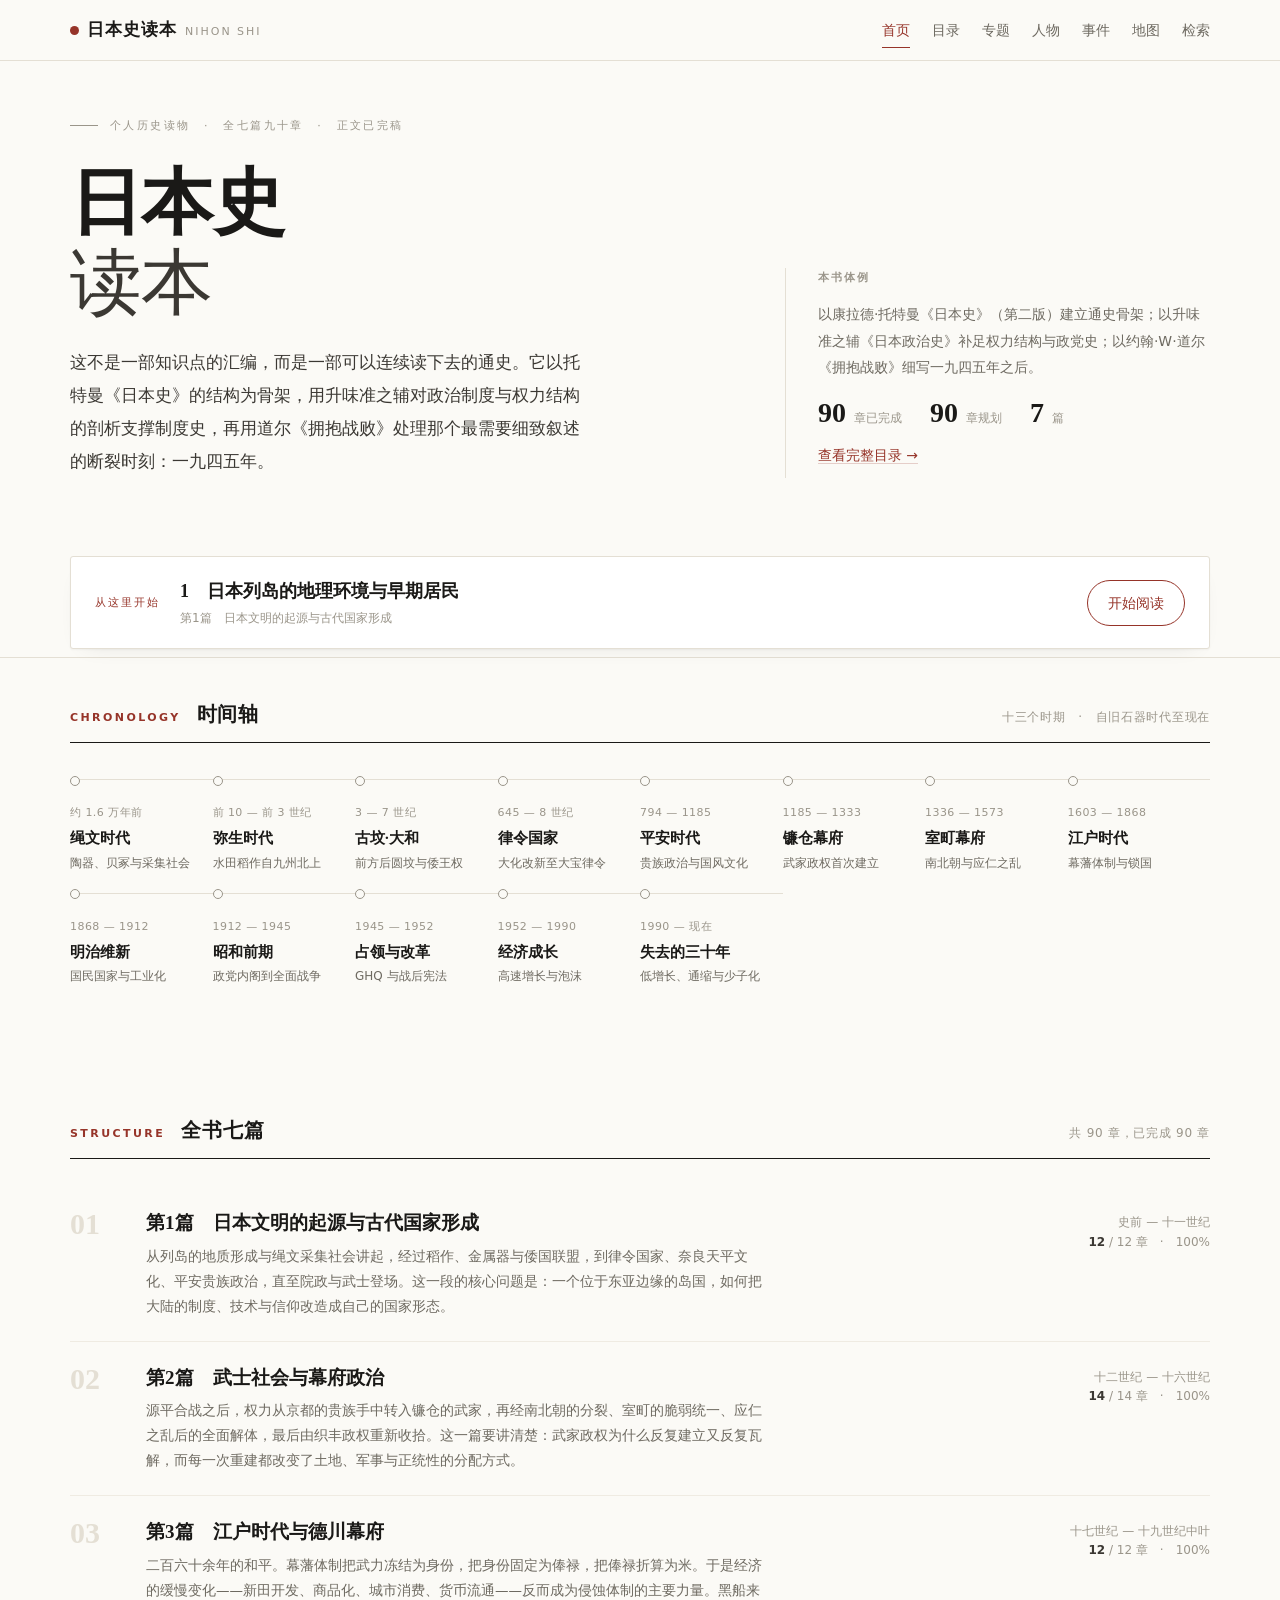
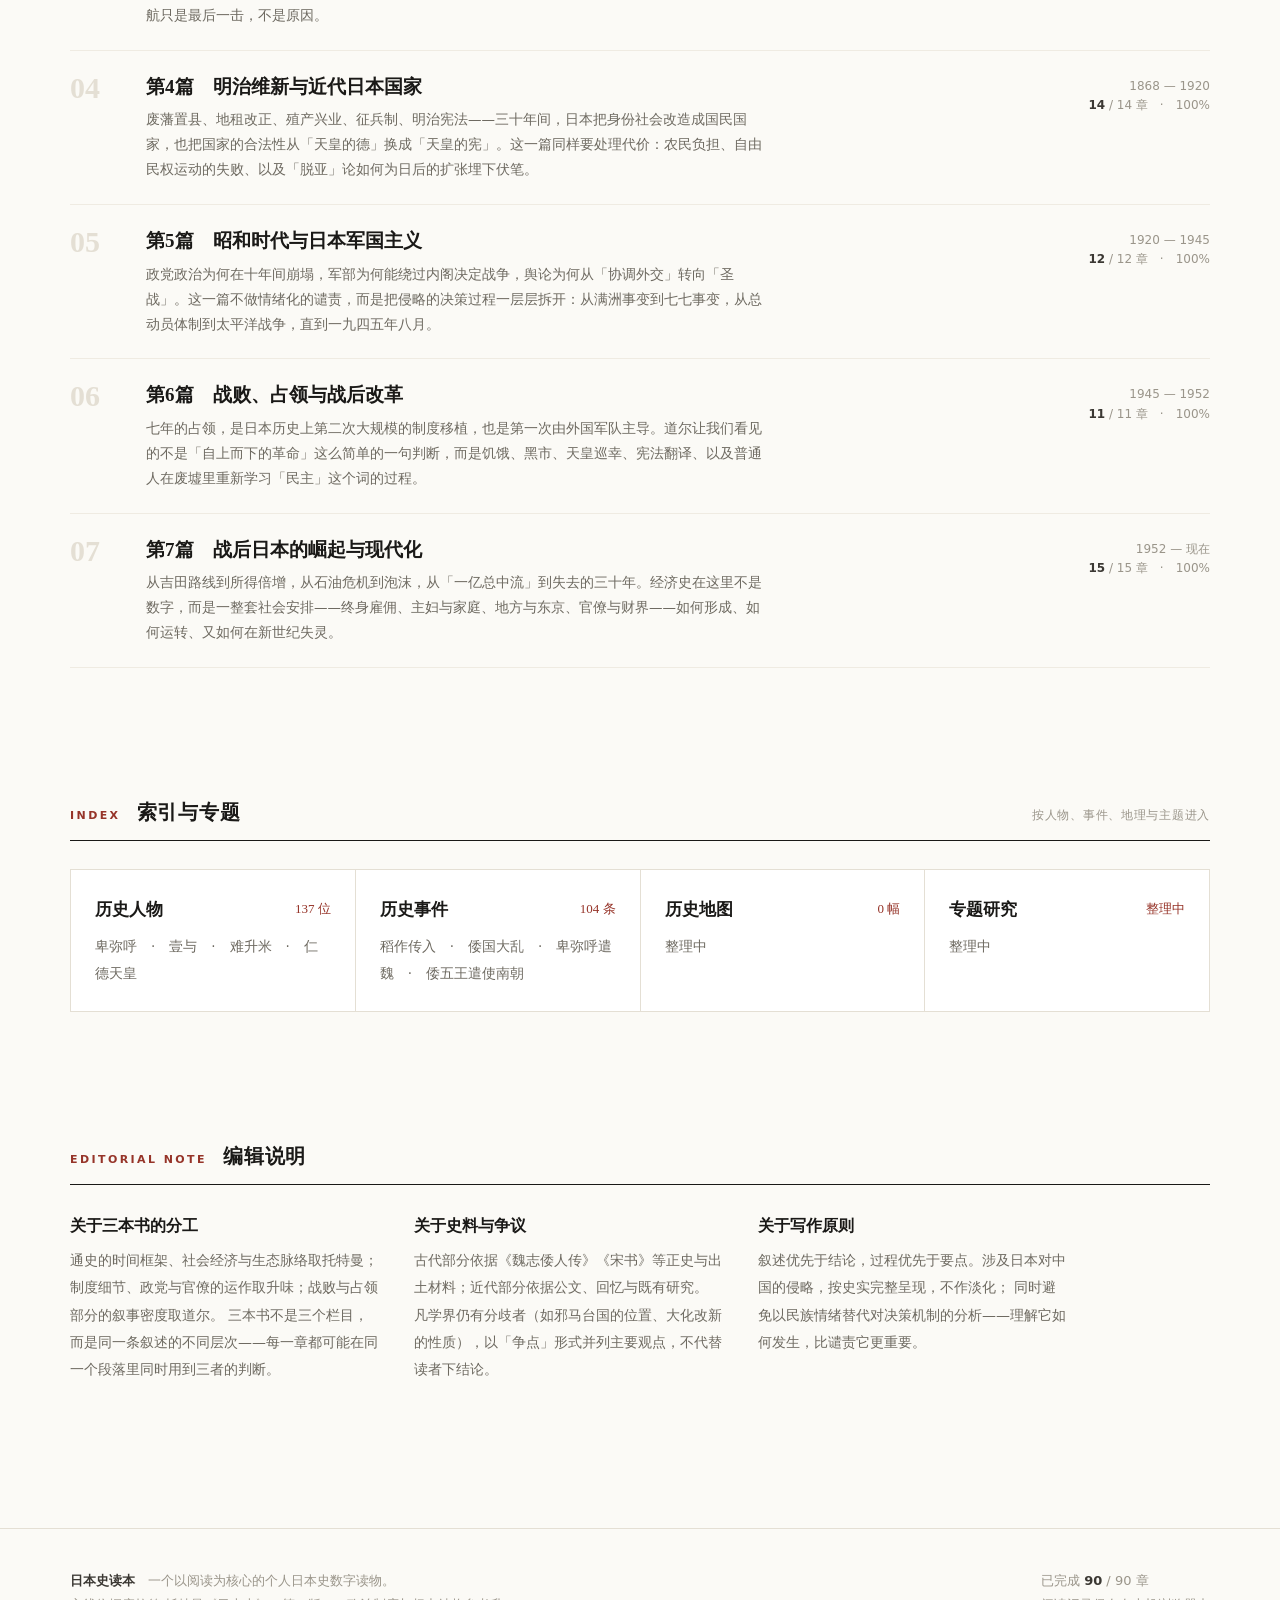
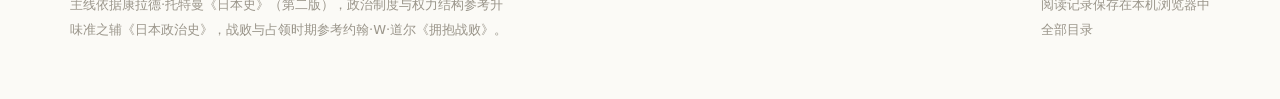
<file: index.html>
<!DOCTYPE html>
<html lang="zh-CN">
<head>
<meta charset="UTF-8">
<meta name="viewport" content="width=device-width, initial-scale=1, viewport-fit=cover">
<meta name="theme-color" content="#FBFAF6">
<title>日本史读本 · 从列岛的黎明到失去的几十年</title>
<meta name="description" content="一部以托特曼《日本史》为主线，参照升味准之辅《日本政治史》与道尔《拥抱战败》的个人日本史数字读物。">
<link rel="stylesheet" href="assets/css/base.css">
</head>
<body>
<div id="site-header"></div>

<header class="hero">
  <div class="wrap">
    <div class="hero__eyebrow">个人历史读物　·　全七篇九十章　·　正文已完稿</div>
    <div class="hero__grid">
      <div>
        <h1>日本史<span class="thin">读本</span></h1>
        <p class="hero__lede" id="heroLede"></p>
      </div>
      <aside class="hero__aside">
        <h3>本书体例</h3>
        <p>以康拉德·托特曼《日本史》（第二版）建立通史骨架；以升味准之辅《日本政治史》补足权力结构与政党史；以约翰·W·道尔《拥抱战败》细写一九四五年之后。</p>
        <div class="stats" id="heroStats"></div>
        <p style="margin-top:12px"><a href="catalog.html" style="border-bottom:1px solid var(--accent-line);color:var(--accent)">查看完整目录 →</a></p>
      </aside>
    </div>
    <div id="resumeSlot"></div>
  </div>
</header>

<section class="section section--tight">
  <div class="wrap">
    <div class="section__head">
      <span class="kicker">Chronology</span>
      <h2>时间轴</h2>
      <span class="count">十三个时期　·　自旧石器时代至现在</span>
    </div>
    <div class="timeline" id="timeline"></div>
  </div>
</section>

<section class="section">
  <div class="wrap">
    <div class="section__head">
      <span class="kicker">Structure</span>
      <h2>全书七篇</h2>
      <span class="count" id="partCount"></span>
    </div>
    <div class="parts" id="parts"></div>
  </div>
</section>

<section class="section">
  <div class="wrap">
    <div class="section__head">
      <span class="kicker">Index</span>
      <h2>索引与专题</h2>
      <span class="count">按人物、事件、地理与主题进入</span>
    </div>
    <div class="entries" id="entries"></div>
  </div>
</section>

<section class="section section--tight" id="recentSection" hidden>
  <div class="wrap">
    <div class="section__head">
      <span class="kicker">Recent</span>
      <h2>最近阅读</h2>
      <span class="count">仅保存在本机浏览器</span>
    </div>
    <div id="recent"></div>
  </div>
</section>

<section class="section">
  <div class="wrap">
    <div class="section__head">
      <span class="kicker">Editorial Note</span>
      <h2>编辑说明</h2>
    </div>
    <div style="display:grid;grid-template-columns:repeat(auto-fit,minmax(260px,1fr));gap:32px;max-width:1000px">
      <div>
        <h3 style="font-family:var(--serif);font-size:16px;margin:0 0 8px">关于三本书的分工</h3>
        <p style="font-size:14px;line-height:1.95;color:var(--ink-3);margin:0">
          通史的时间框架、社会经济与生态脉络取托特曼；制度细节、政党与官僚的运作取升味；战败与占领部分的叙事密度取道尔。
          三本书不是三个栏目，而是同一条叙述的不同层次——每一章都可能在同一个段落里同时用到三者的判断。
        </p>
      </div>
      <div>
        <h3 style="font-family:var(--serif);font-size:16px;margin:0 0 8px">关于史料与争议</h3>
        <p style="font-size:14px;line-height:1.95;color:var(--ink-3);margin:0">
          古代部分依据《魏志倭人传》《宋书》等正史与出土材料；近代部分依据公文、回忆与既有研究。
          凡学界仍有分歧者（如邪马台国的位置、大化改新的性质），以「争点」形式并列主要观点，不代替读者下结论。
        </p>
      </div>
      <div>
        <h3 style="font-family:var(--serif);font-size:16px;margin:0 0 8px">关于写作原则</h3>
        <p style="font-size:14px;line-height:1.95;color:var(--ink-3);margin:0">
          叙述优先于结论，过程优先于要点。涉及日本对中国的侵略，按史实完整呈现，不作淡化；
          同时避免以民族情绪替代对决策机制的分析——理解它如何发生，比谴责它更重要。
        </p>
      </div>
    </div>
  </div>
</section>

<div id="site-footer"></div>

<script src="assets/js/core.js"></script>
<script src="data/site.js"></script>
<script src="data/people.js"></script>
<script src="data/people2.js"></script>
<script src="data/events.js"></script>
<script src="data/events2.js"></script>
<script src="assets/js/home.js"></script>
</body>
</html>
</file>
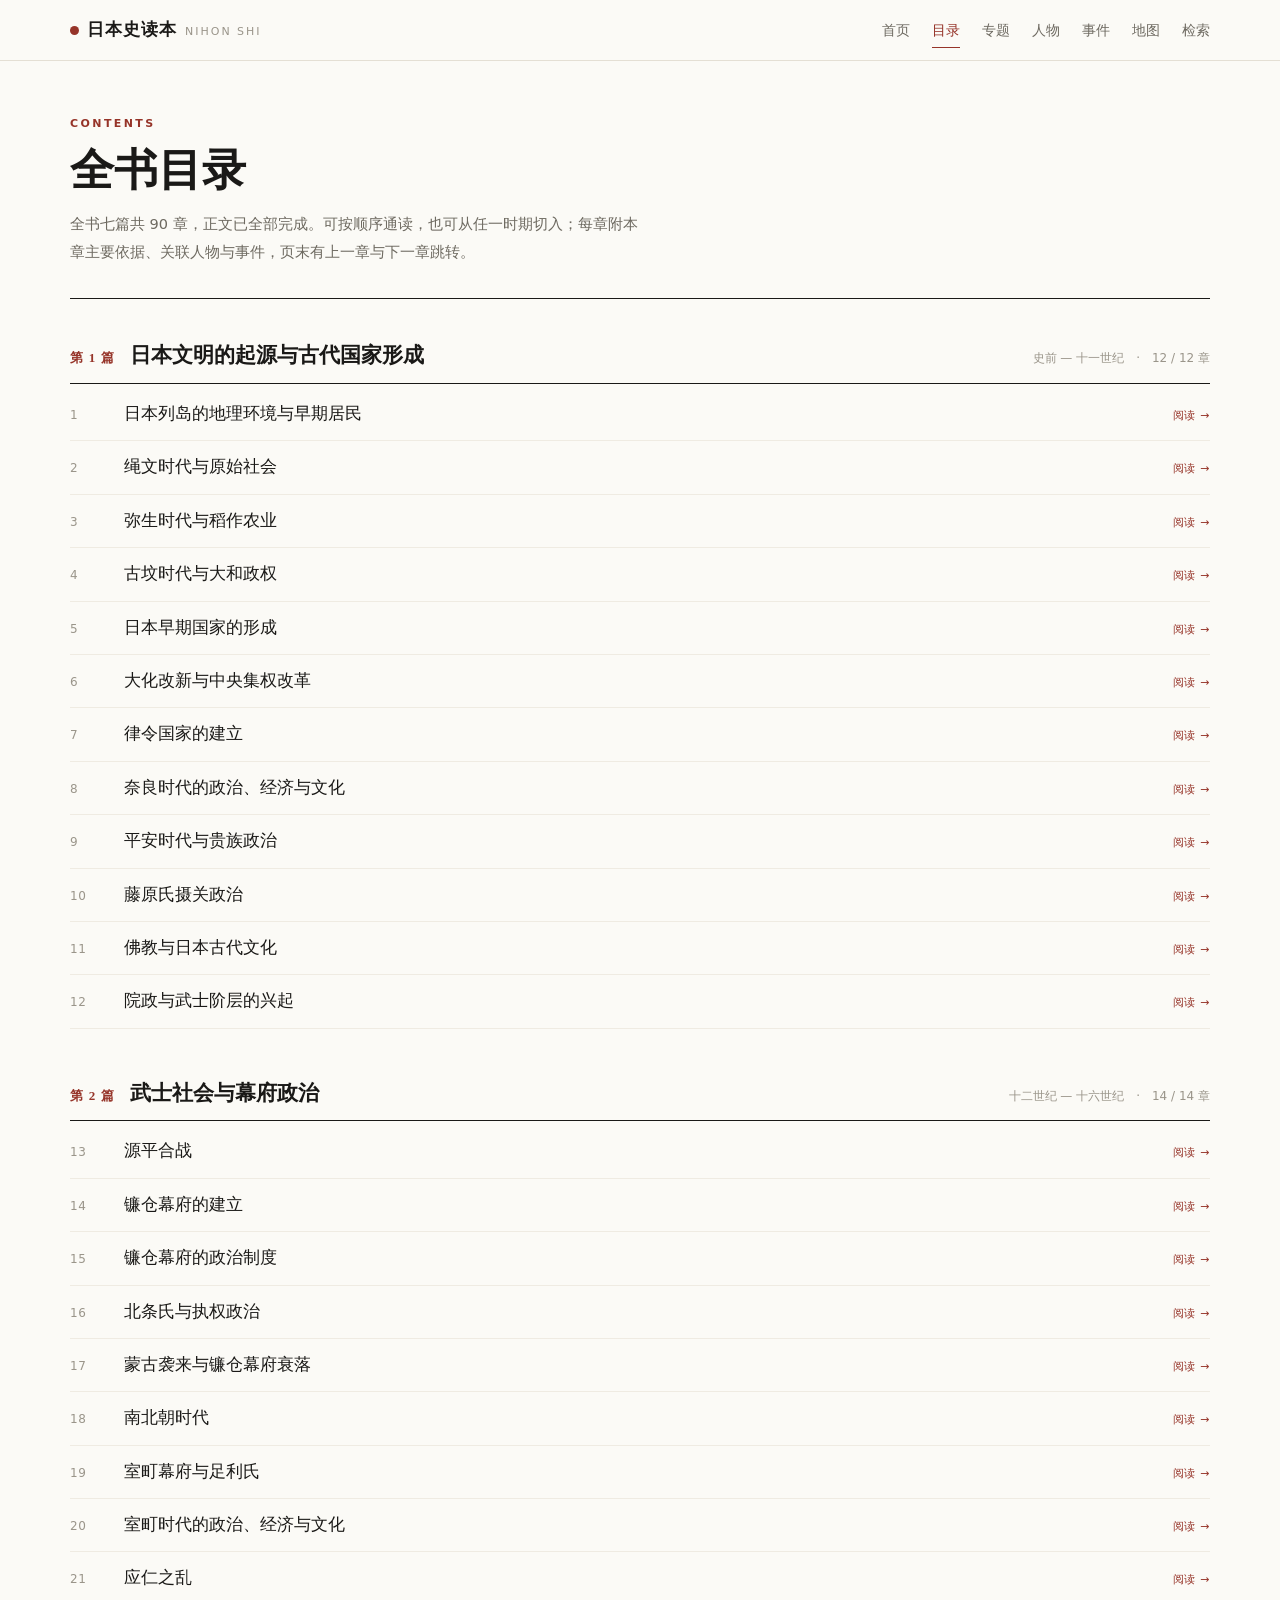
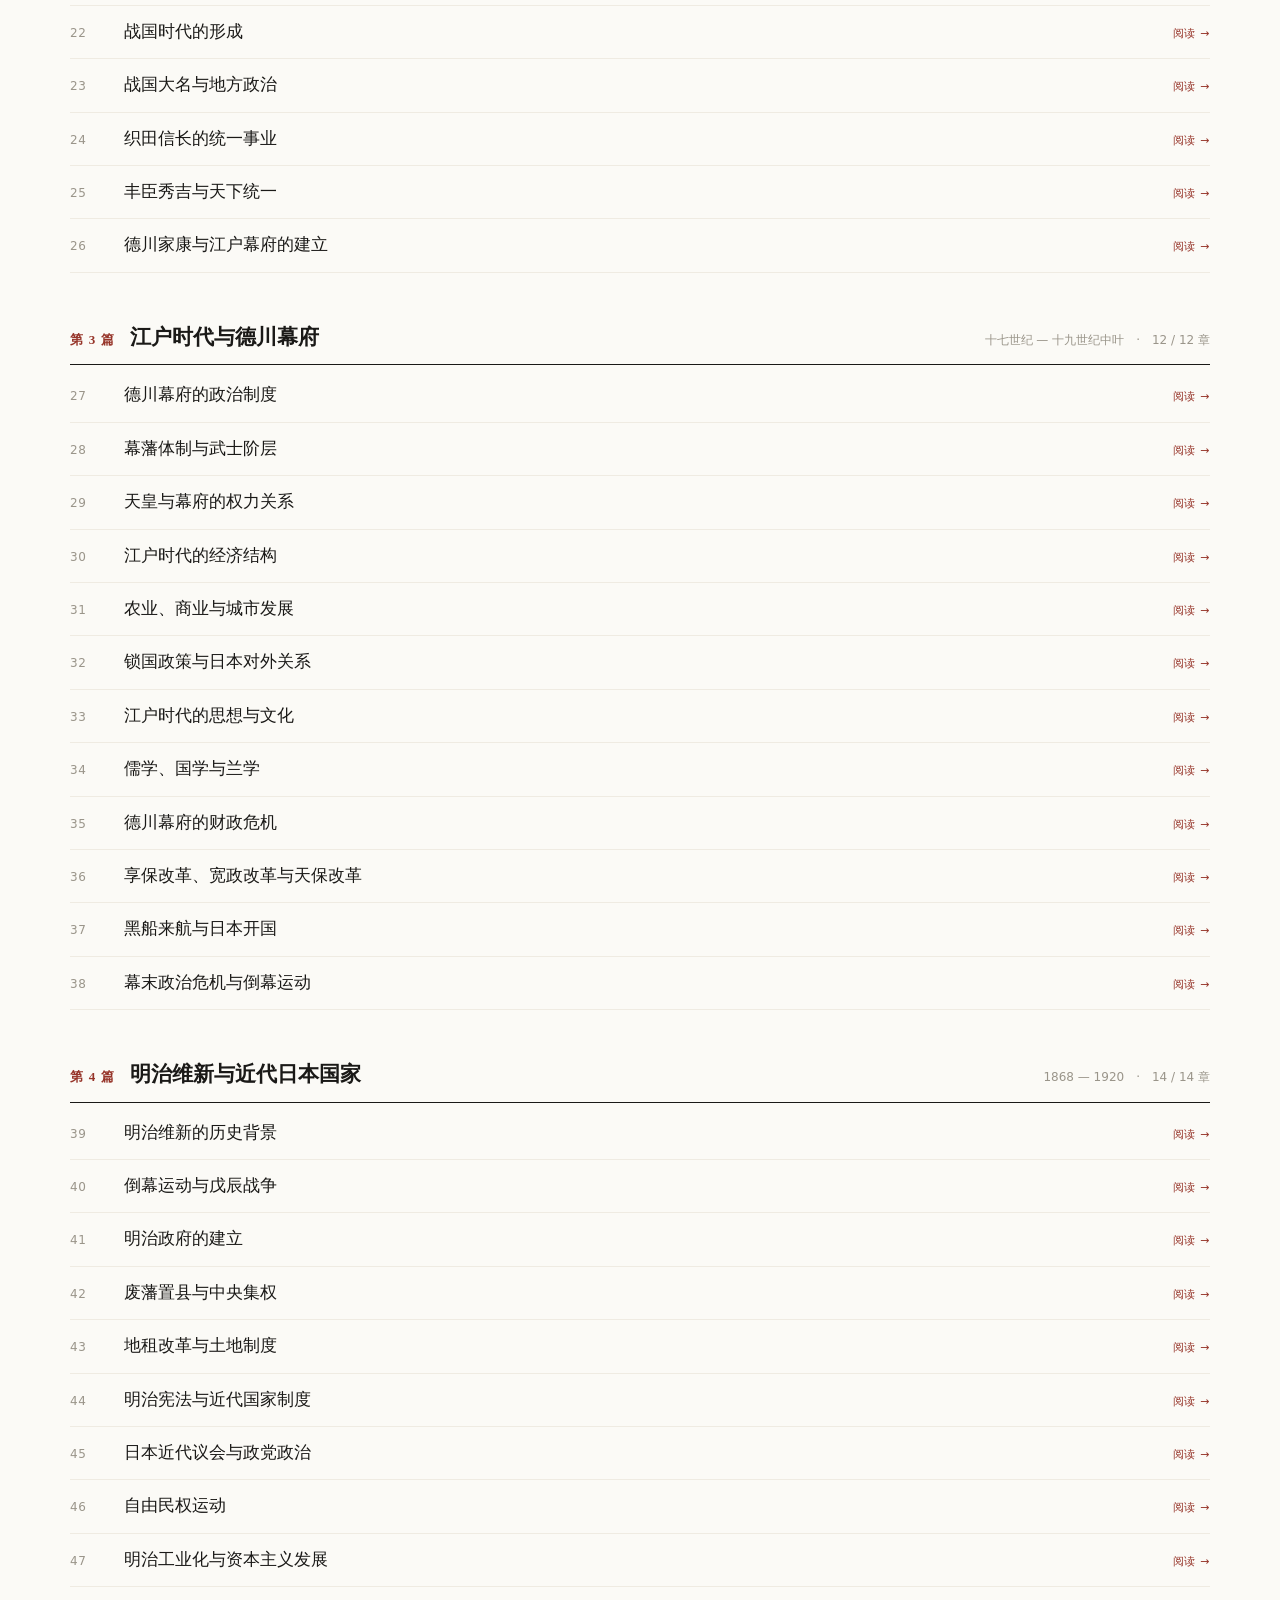
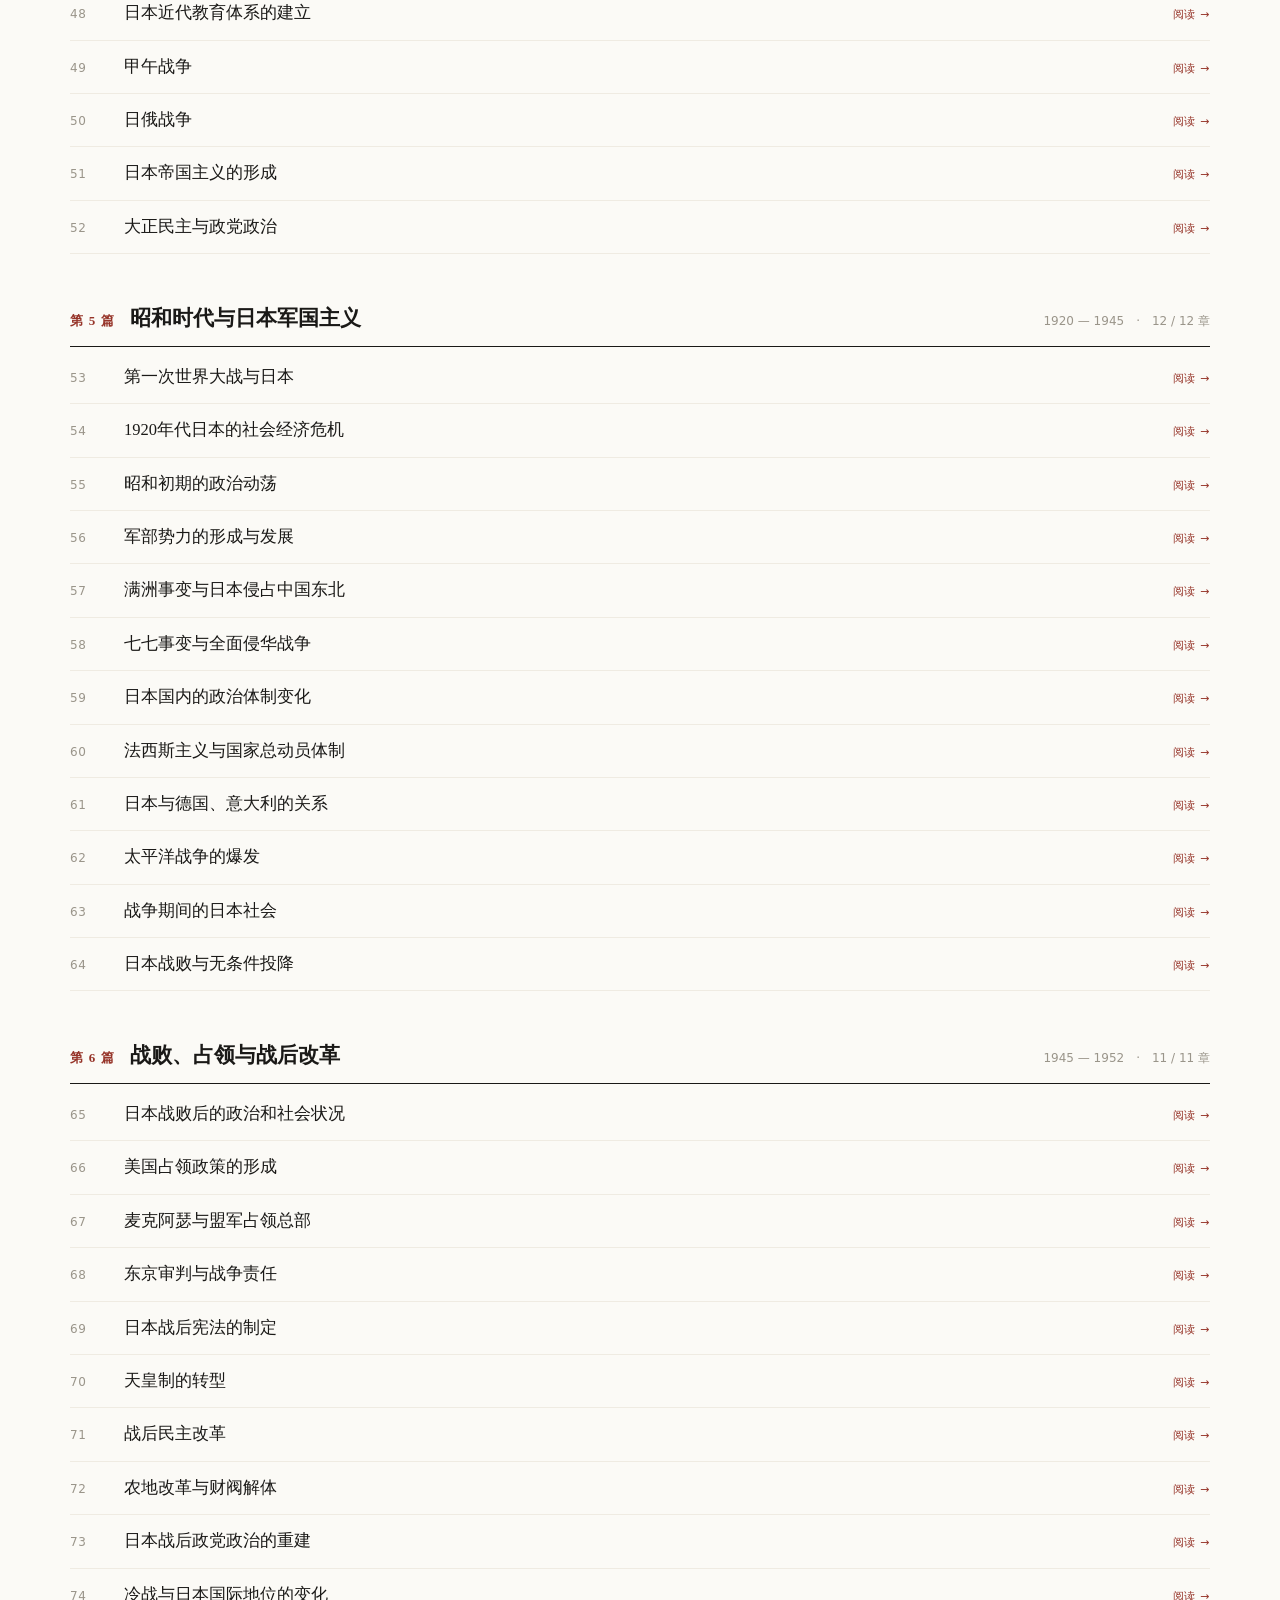
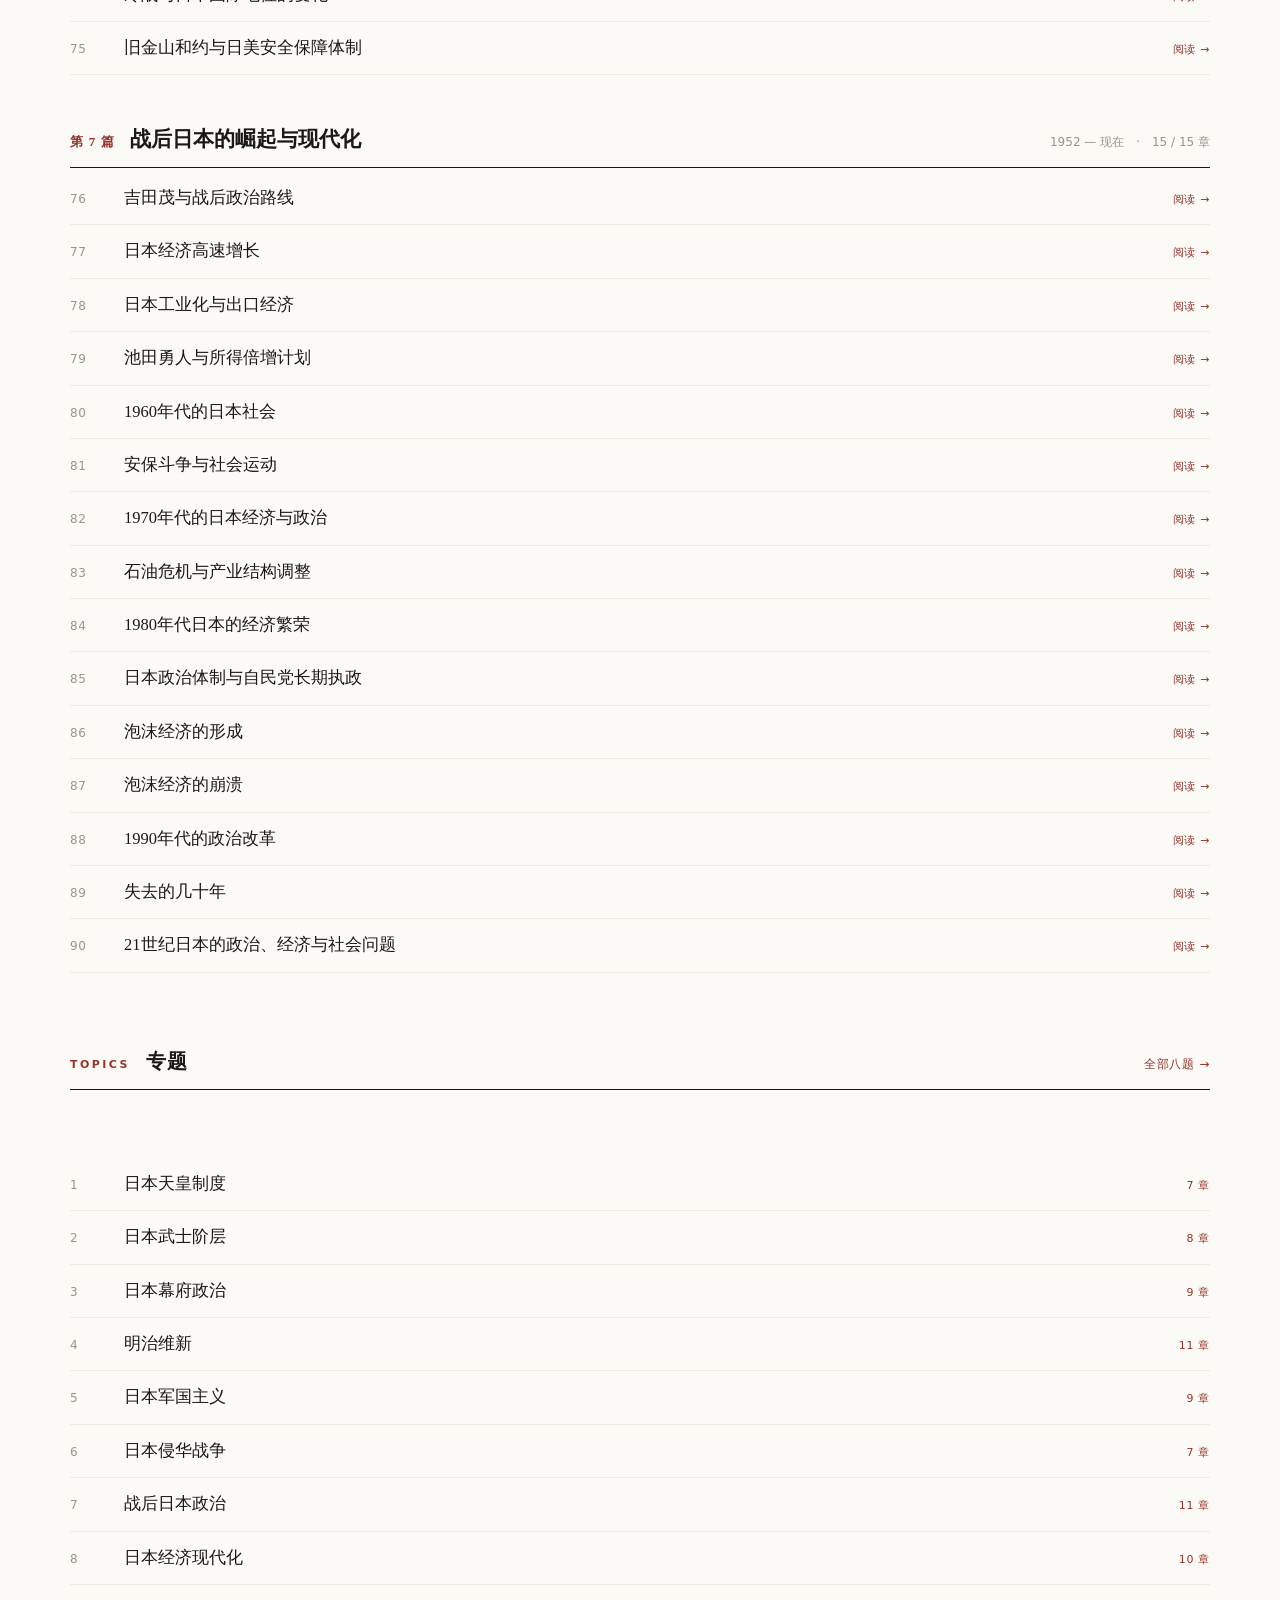
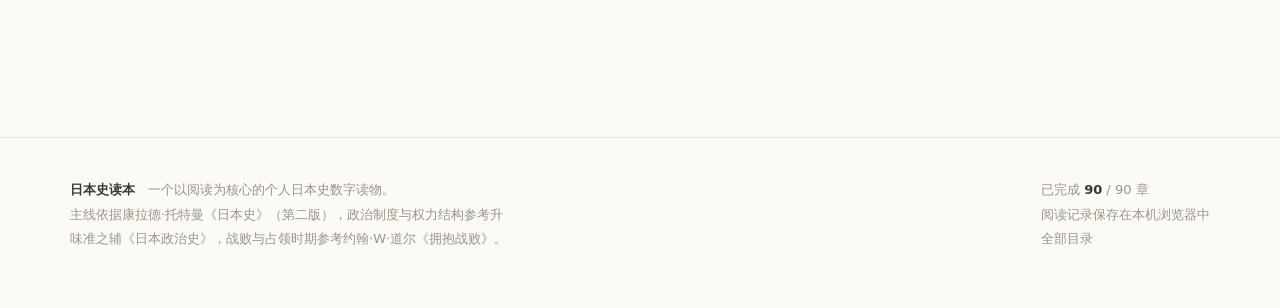
<file: catalog.html>
<!DOCTYPE html>
<html lang="zh-CN">
<head>
<meta charset="UTF-8">
<meta name="viewport" content="width=device-width, initial-scale=1, viewport-fit=cover">
<meta name="theme-color" content="#FBFAF6">
<title>目录 · 日本史读本</title>
<link rel="stylesheet" href="assets/css/base.css">
</head>
<body>
<div id="site-header"></div>

<main class="wrap">
  <header class="page-head">
    <span class="kicker">Contents</span>
    <h1>全书目录</h1>
    <p id="tocIntro"></p>
  </header>
  <div id="tocBody"></div>

  <section class="section">
    <div class="wrap" style="padding:0">
      <div class="section__head">
        <span class="kicker">Topics</span>
        <h2>专题</h2>
        <span class="count"><a href="topics.html" style="color:var(--accent)">全部八题 →</a></span>
      </div>
      <div id="topicList" class="toc-part"></div>
    </div>
  </section>
</main>

<div id="site-footer"></div>

<script src="assets/js/core.js"></script>
<script src="data/site.js"></script>
<script src="data/topics.js"></script>
<script src="assets/js/catalog.js"></script>
</body>
</html>
</file>
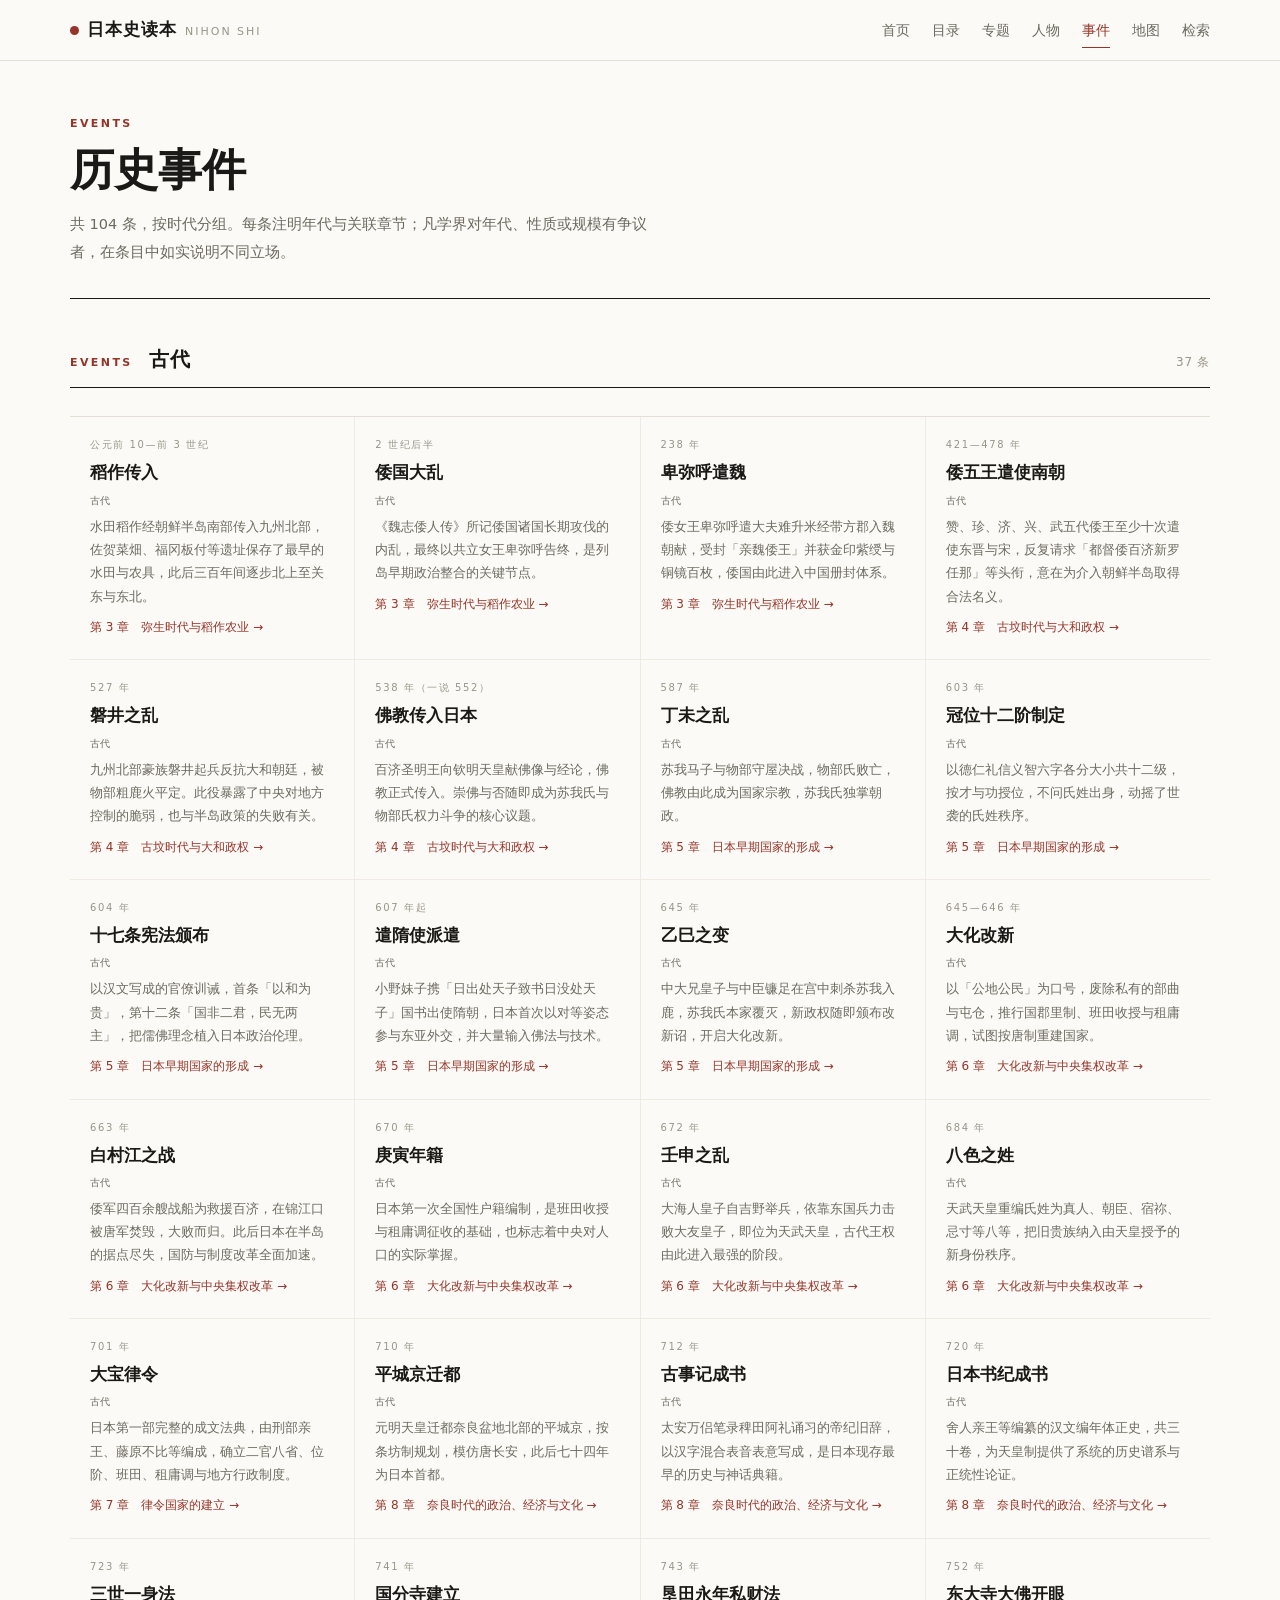
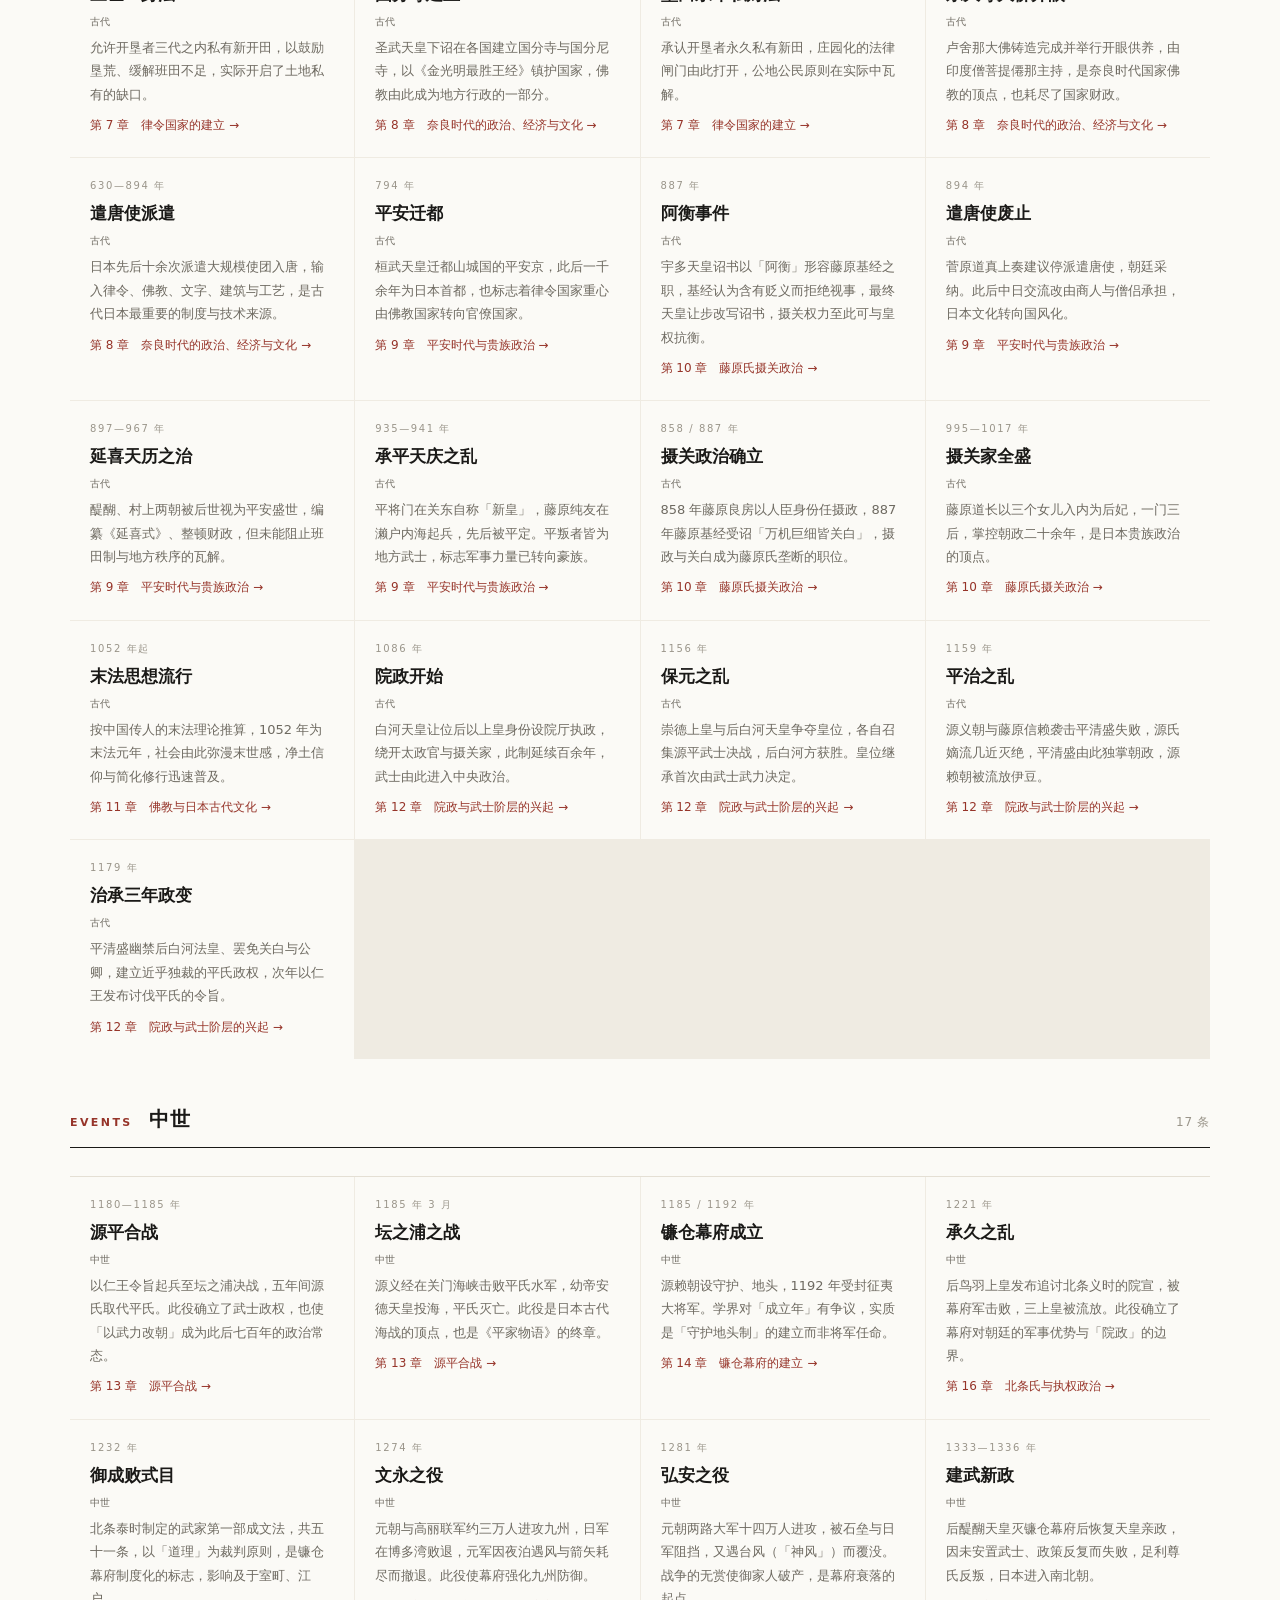
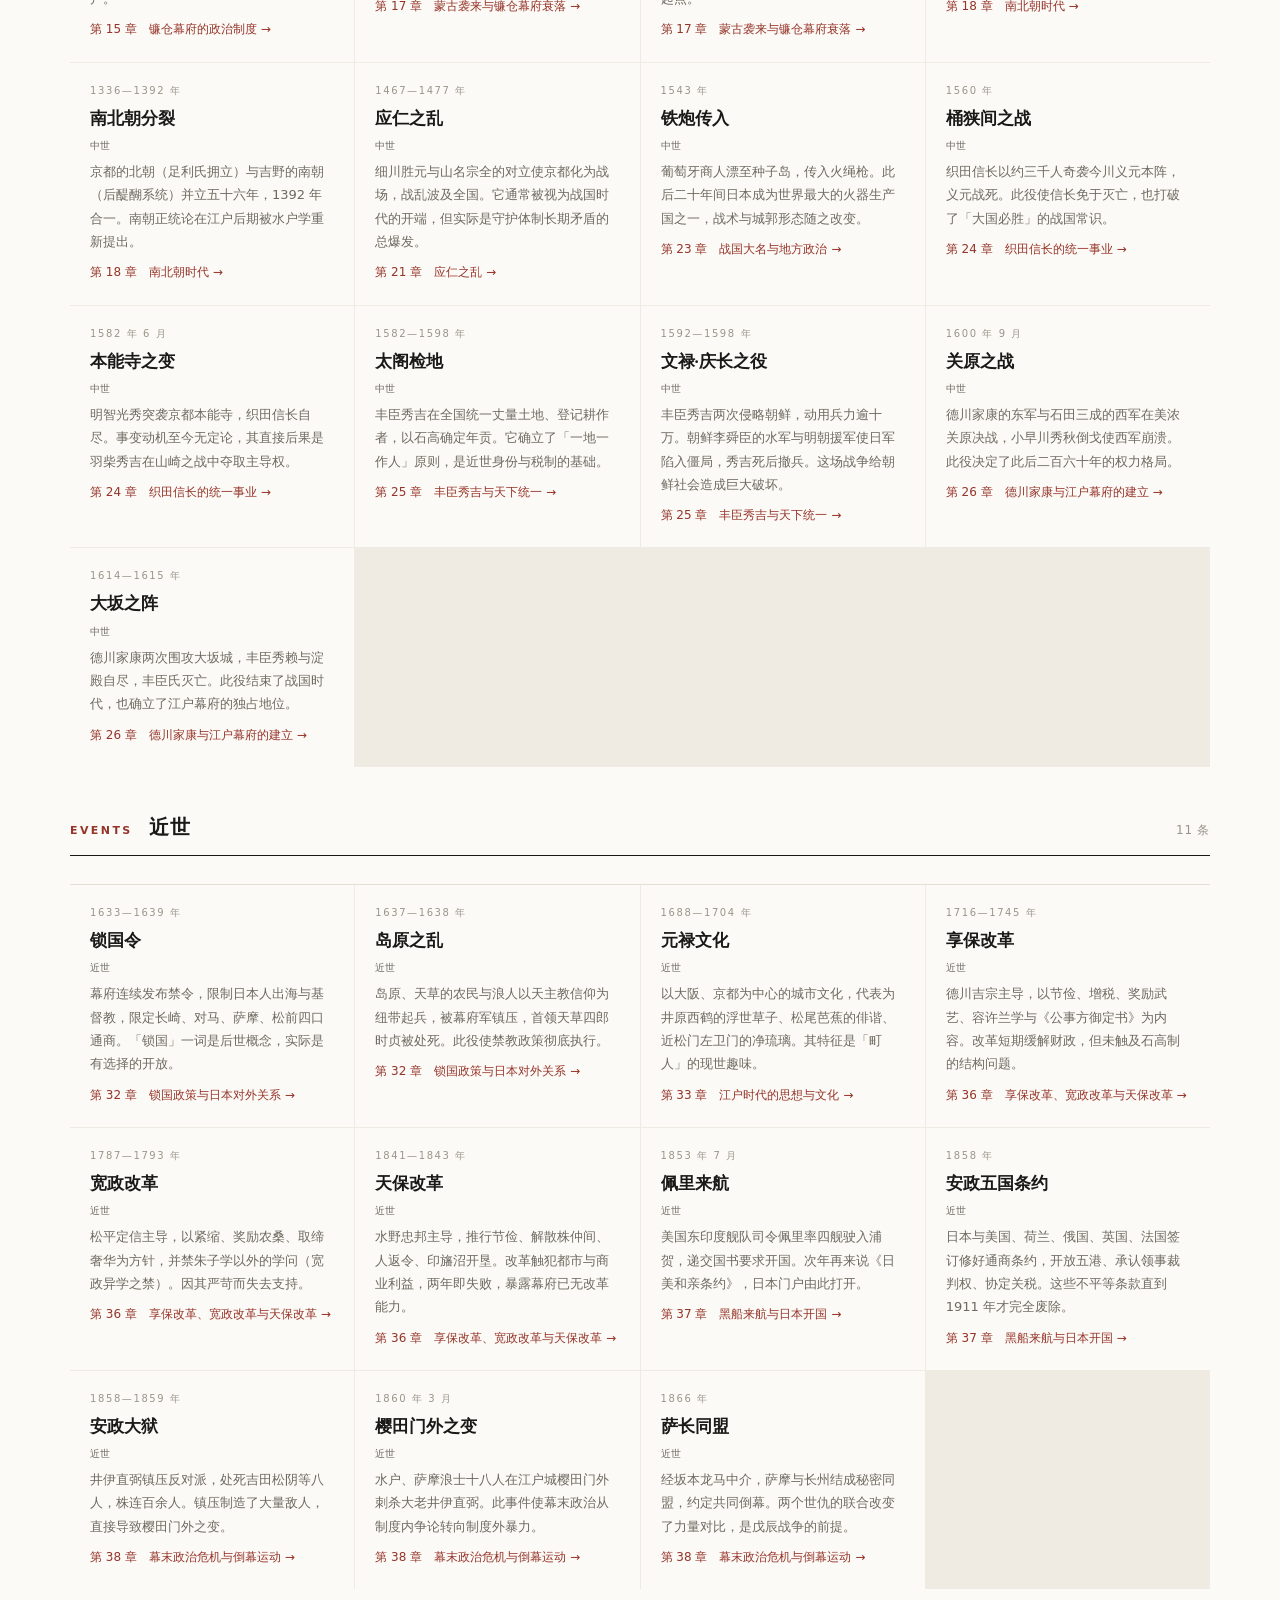
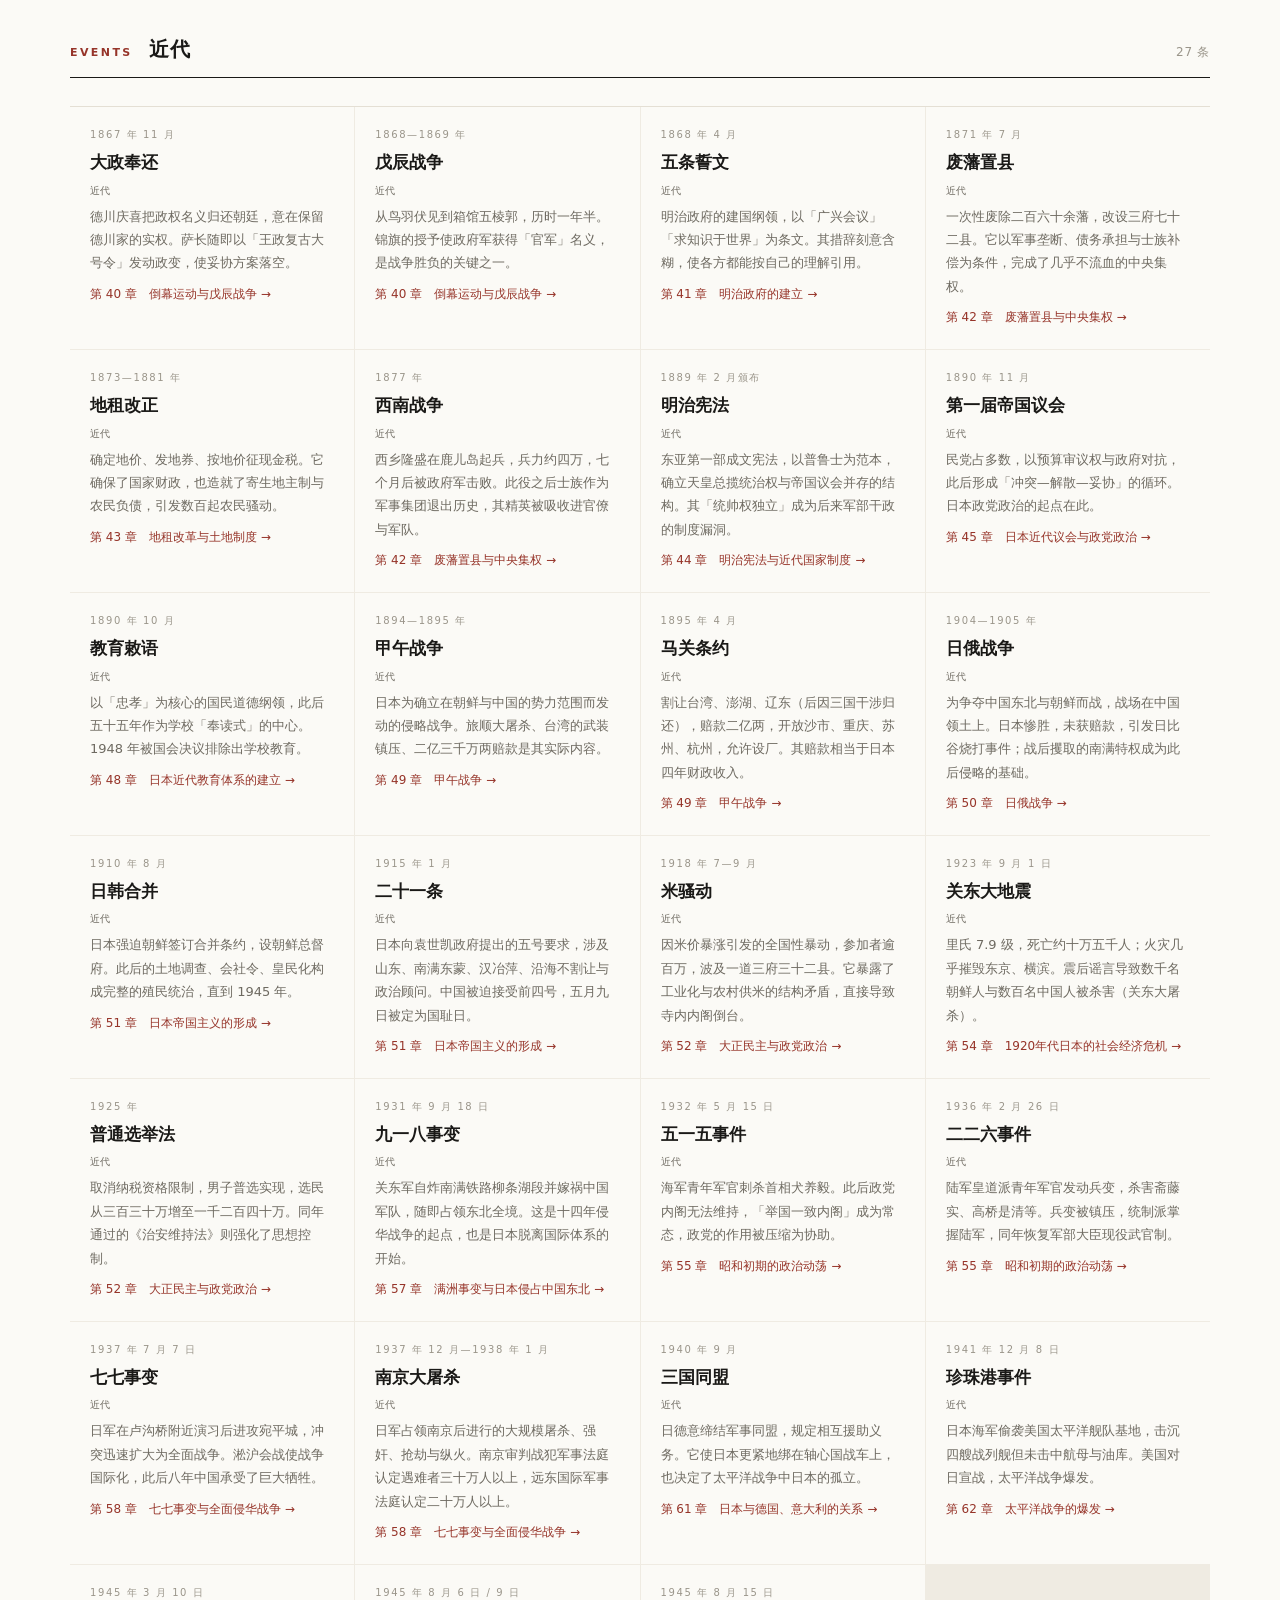
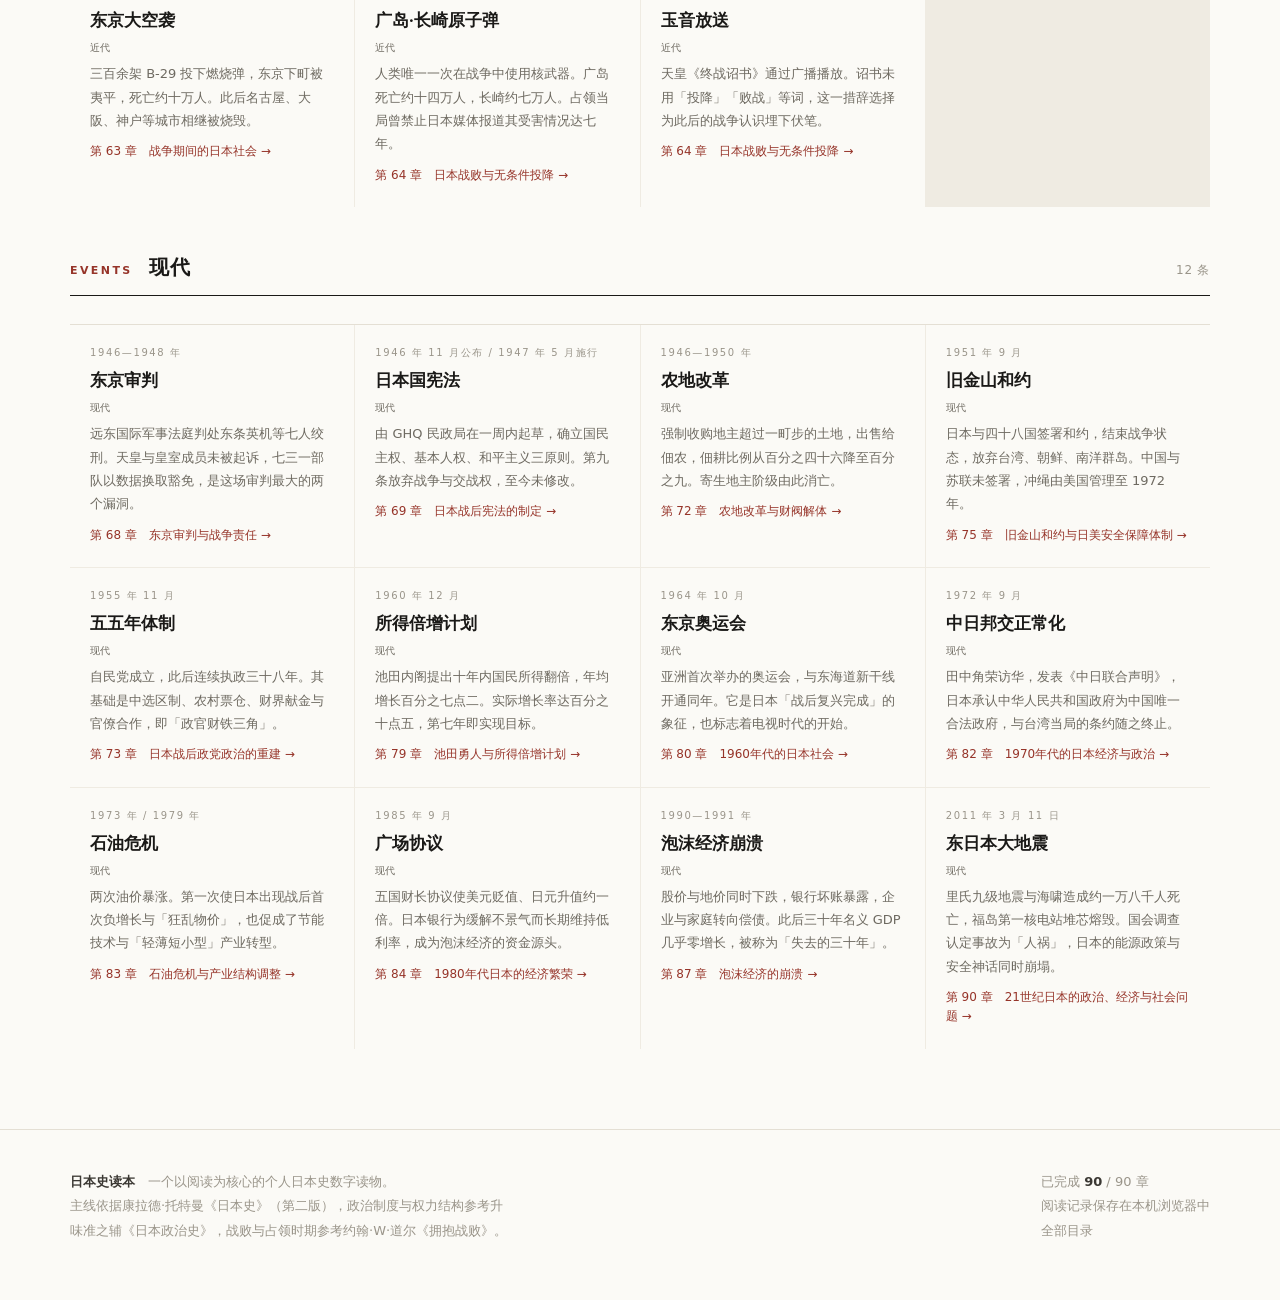
<file: events.html>
<!DOCTYPE html>
<html lang="zh-CN">
<head>
<meta charset="UTF-8">
<meta name="viewport" content="width=device-width, initial-scale=1, viewport-fit=cover">
<meta name="theme-color" content="#FBFAF6">
<title>历史事件 · 日本史读本</title>
<link rel="stylesheet" href="assets/css/base.css">
</head>
<body data-kind="events">
<div id="site-header"></div>

<main class="wrap">
  <header class="page-head">
    <span class="kicker">Events</span>
    <h1>历史事件</h1>
    <p id="pageIntro"></p>
  </header>
  <div id="indexBody"></div>
</main>

<div id="site-footer"></div>

<script src="assets/js/core.js"></script>
<script src="data/site.js"></script>
<script src="data/people.js"></script>
<script src="data/people2.js"></script>
<script src="data/events.js"></script>
<script src="data/events2.js"></script>
<script src="assets/js/index-page.js"></script>
</body>
</html>
</file>
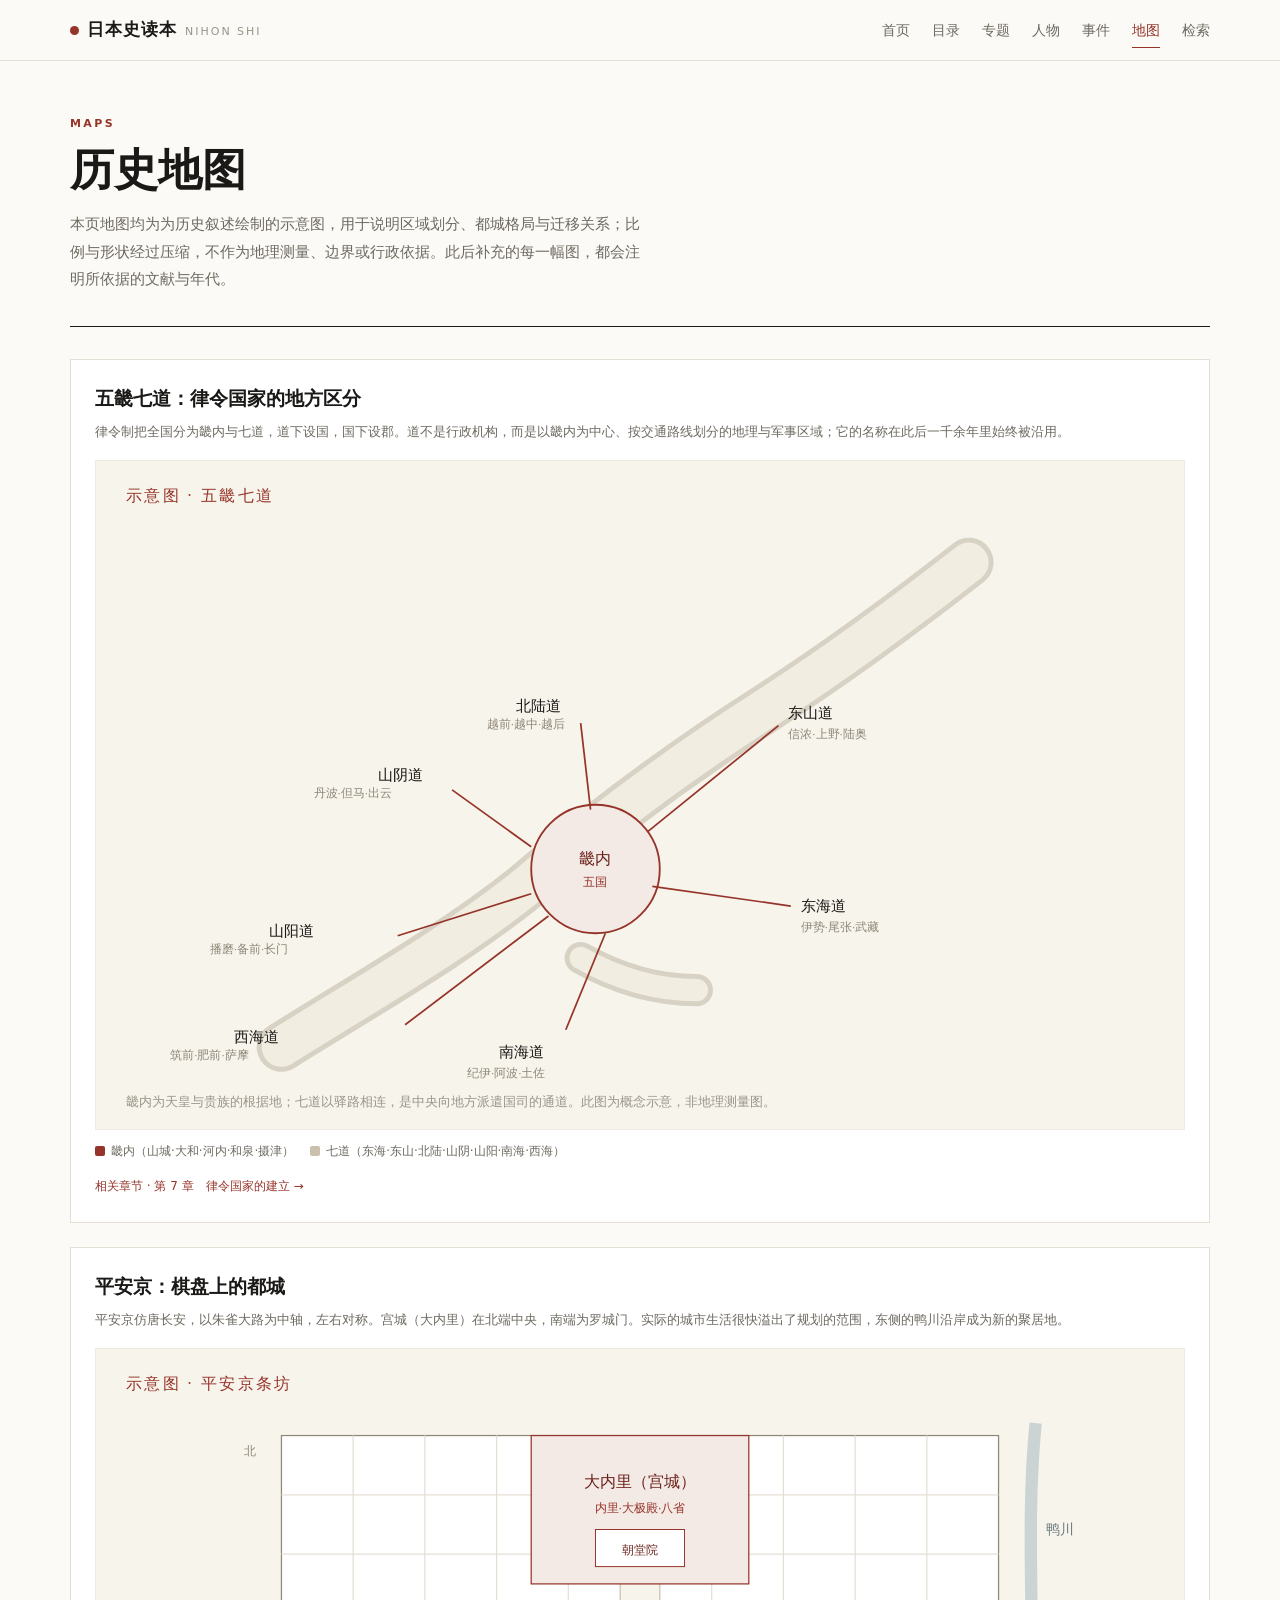
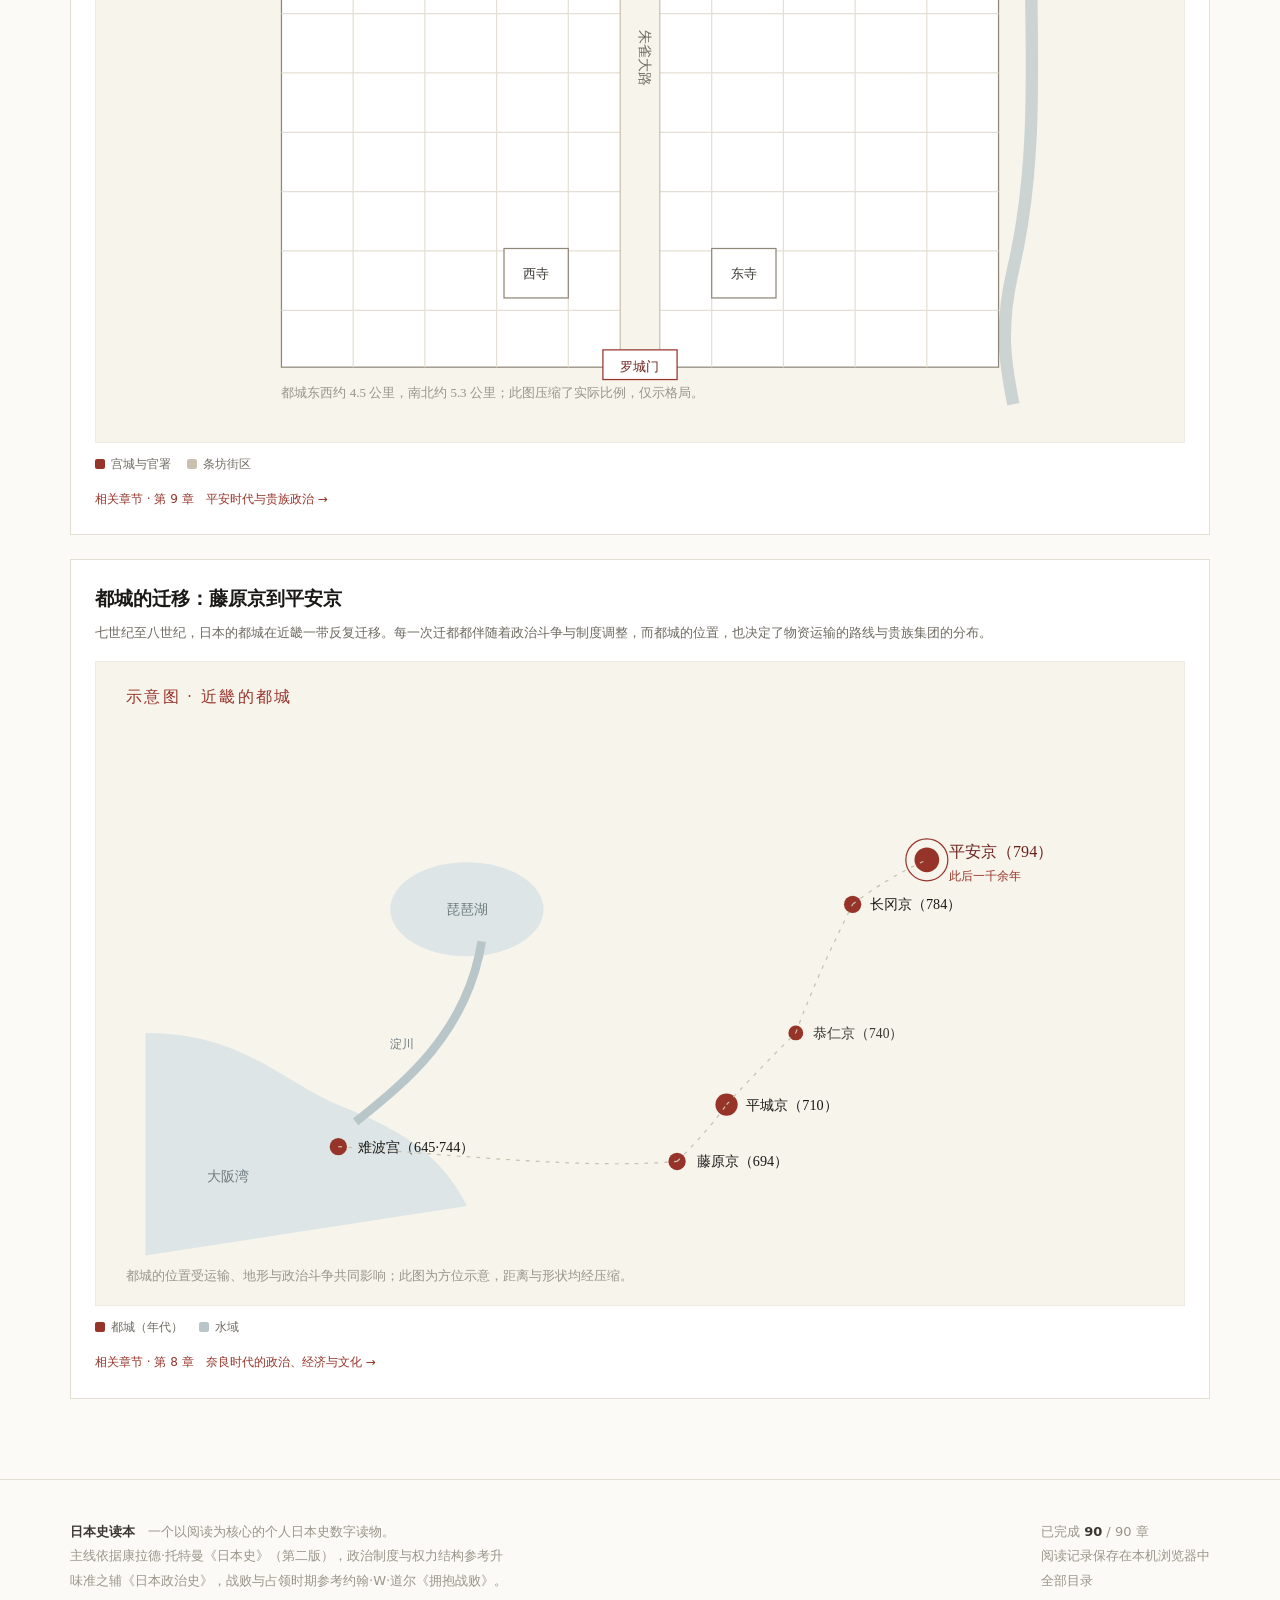
<file: maps.html>
<!DOCTYPE html>
<html lang="zh-CN">
<head>
<meta charset="UTF-8">
<meta name="viewport" content="width=device-width, initial-scale=1, viewport-fit=cover">
<meta name="theme-color" content="#FBFAF6">
<title>历史地图 · 日本史读本</title>
<link rel="stylesheet" href="assets/css/base.css">
</head>
<body>
<div id="site-header"></div>

<main class="wrap">
  <header class="page-head">
    <span class="kicker">Maps</span>
    <h1>历史地图</h1>
    <p id="pageIntro"></p>
  </header>
  <div id="mapList" style="padding-top:32px"></div>
</main>

<div id="site-footer"></div>

<script src="assets/js/core.js"></script>
<script src="data/site.js"></script>
<script src="data/maps.js"></script>
<script src="assets/js/maps-page.js"></script>
</body>
</html>
</file>
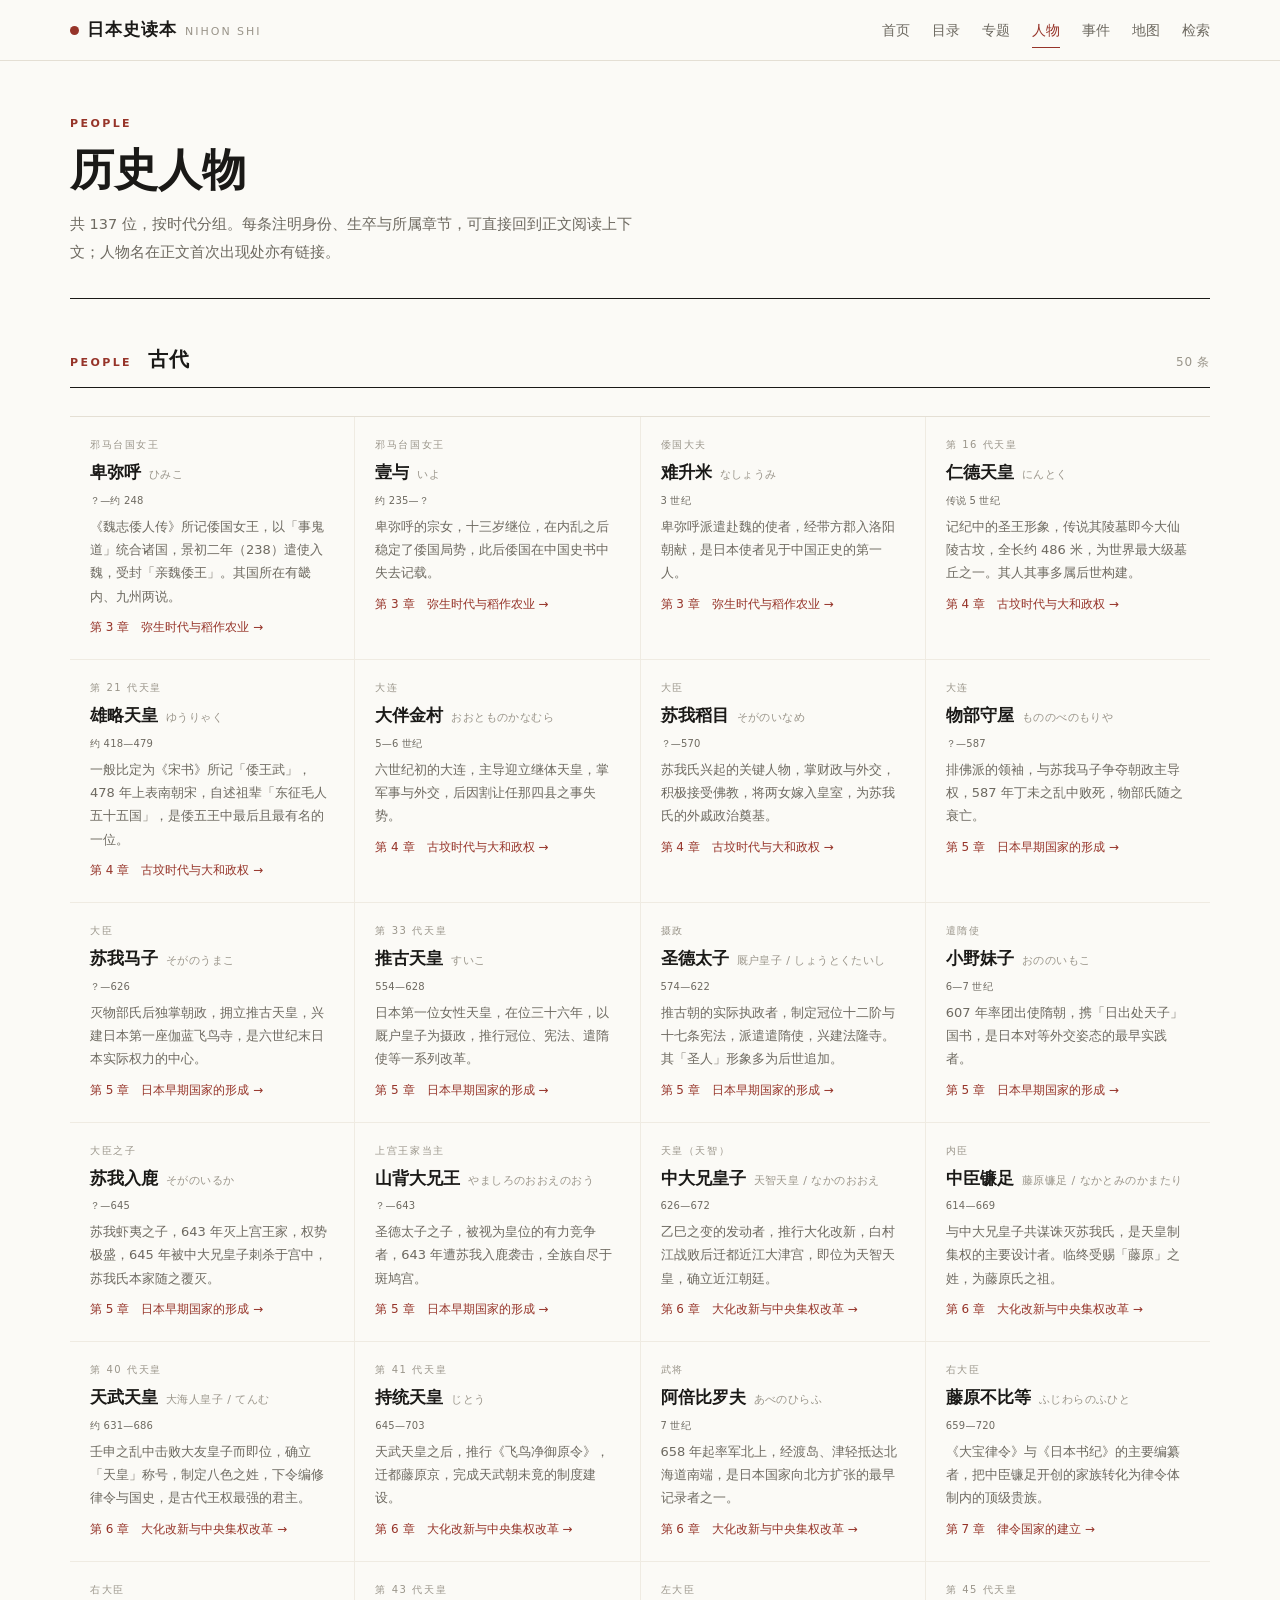
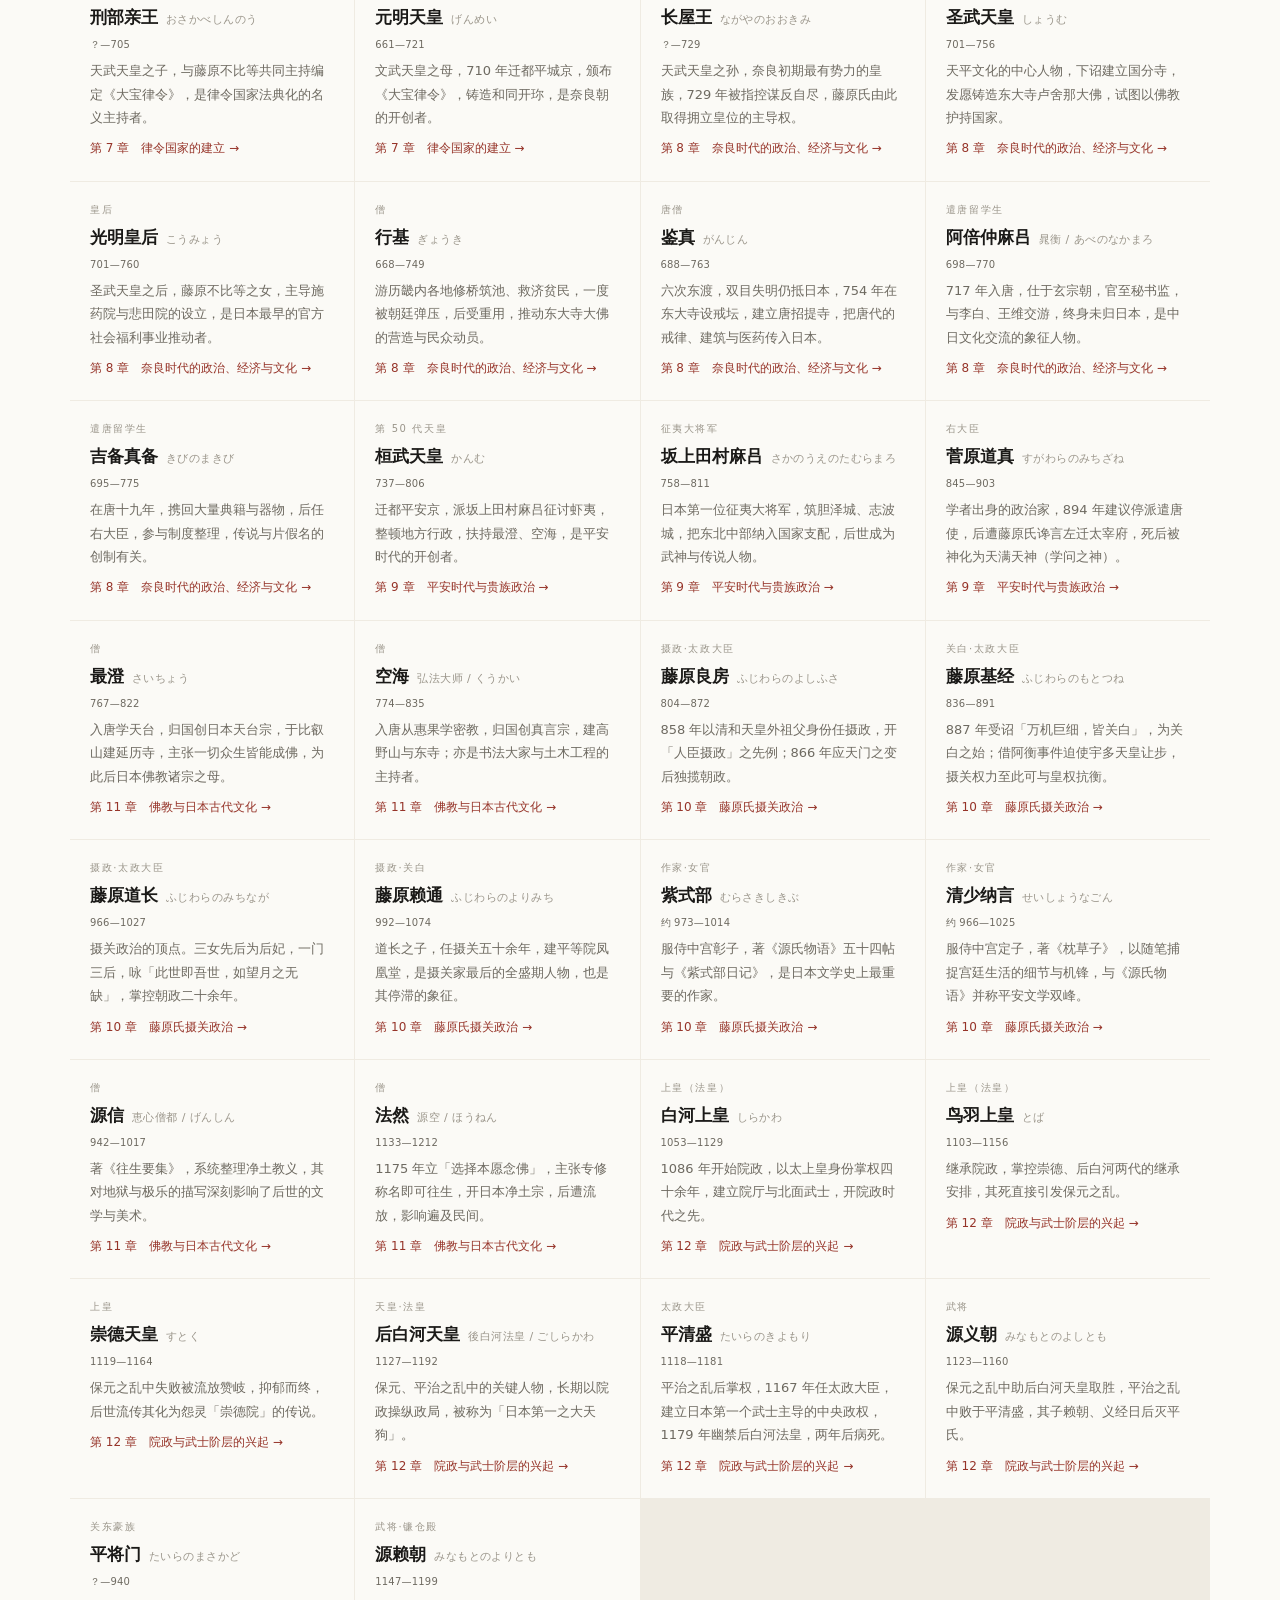
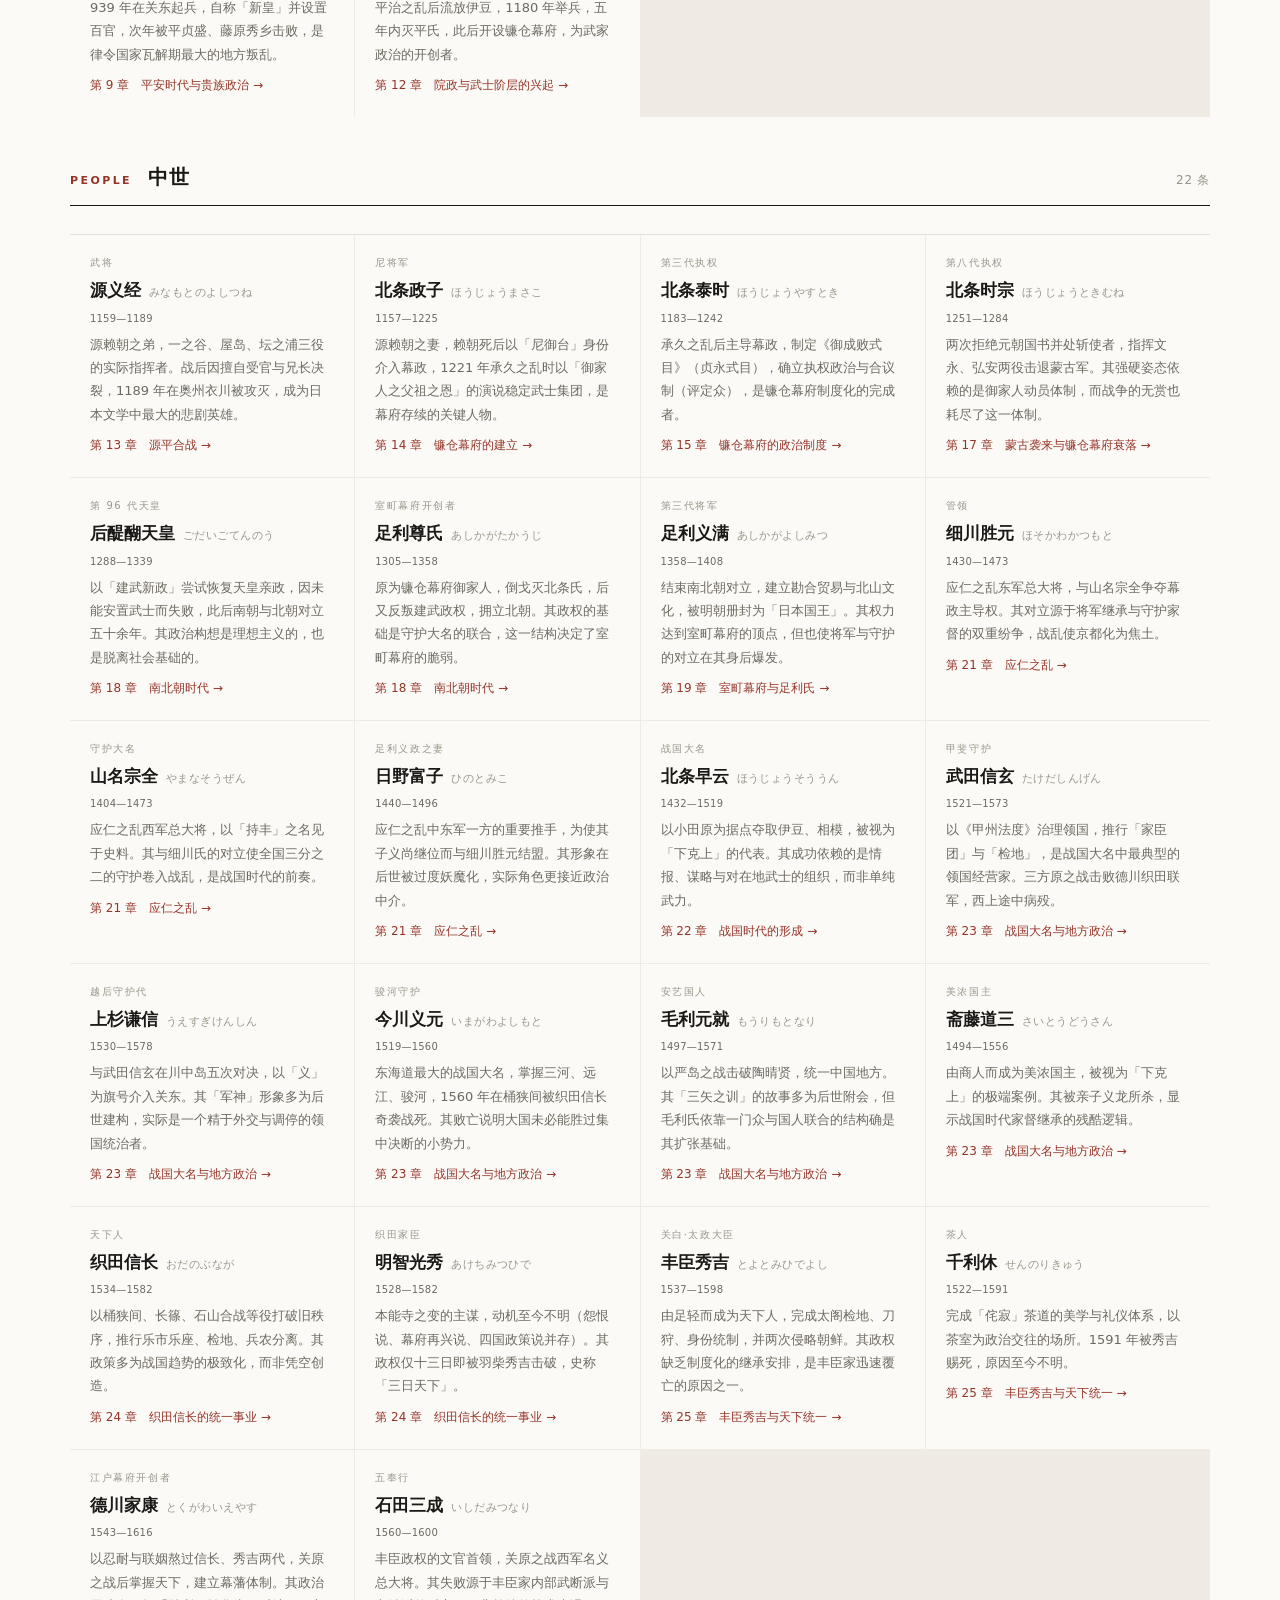
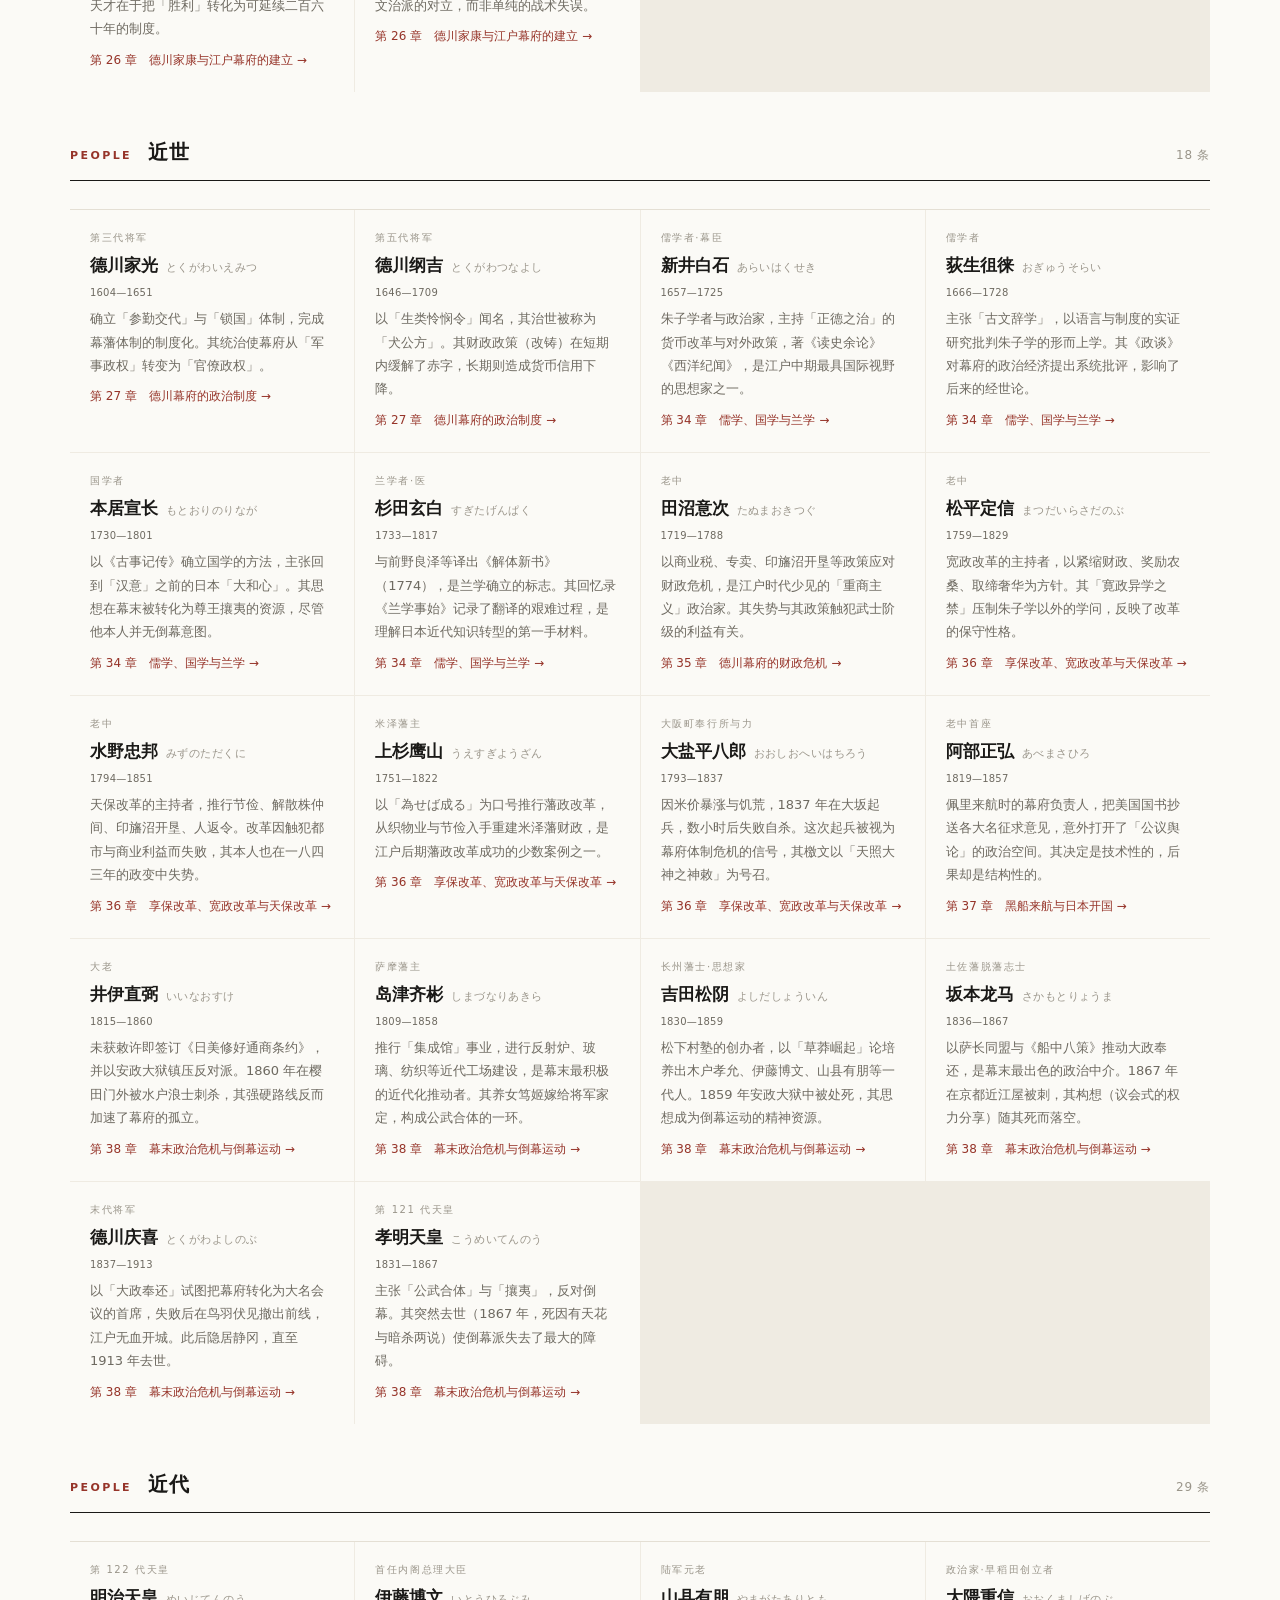
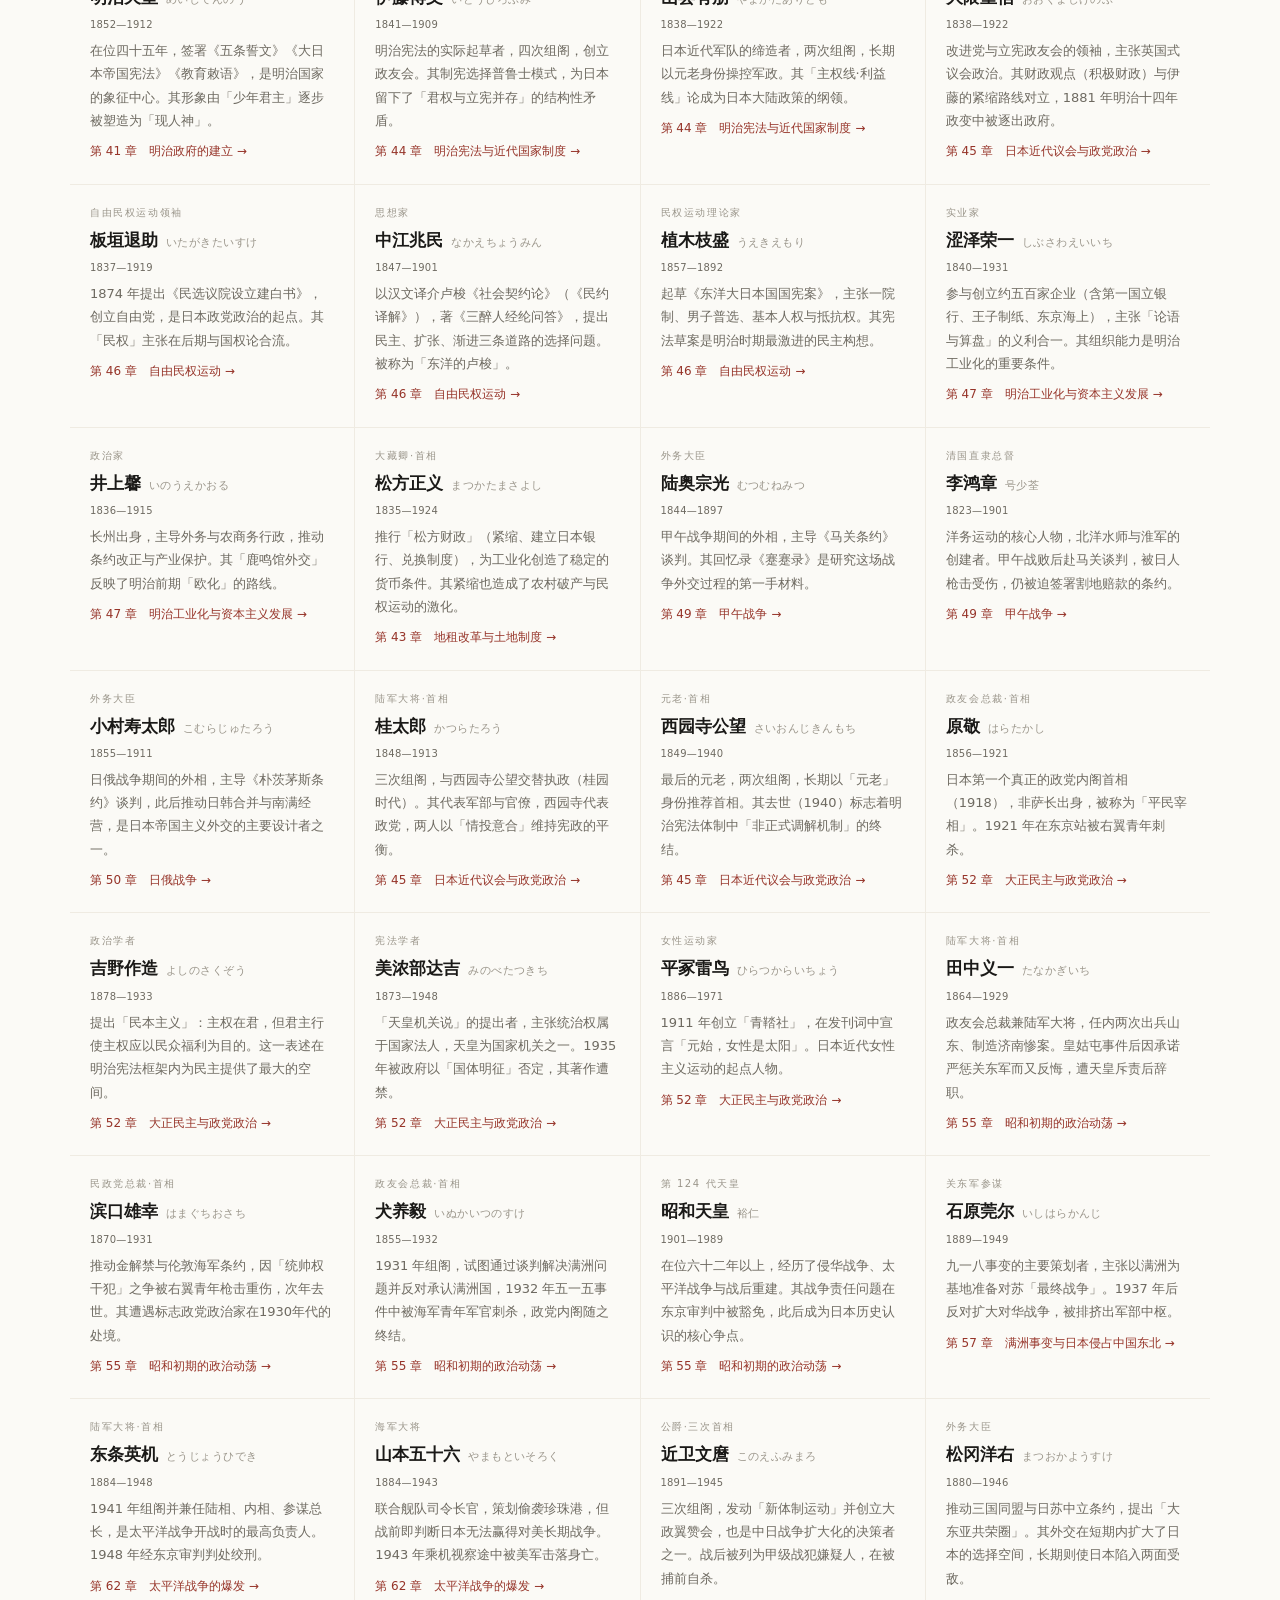
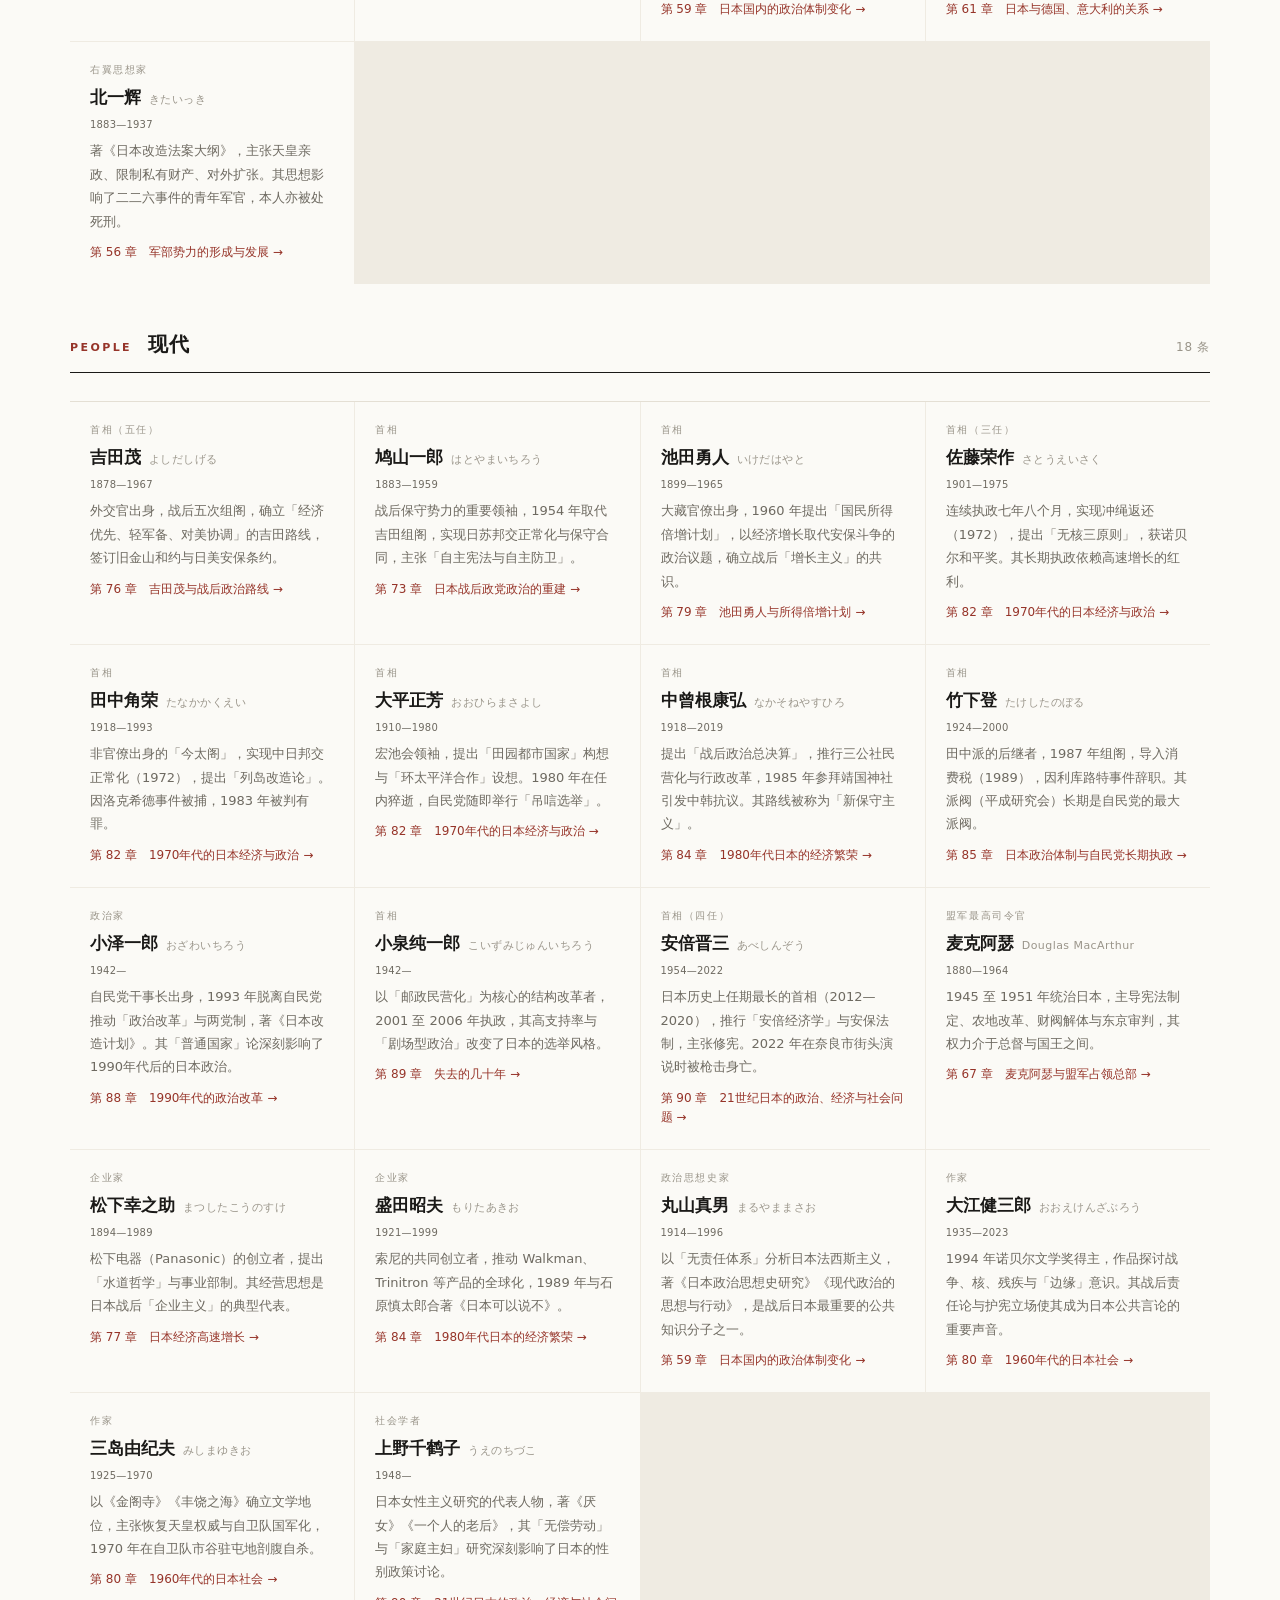
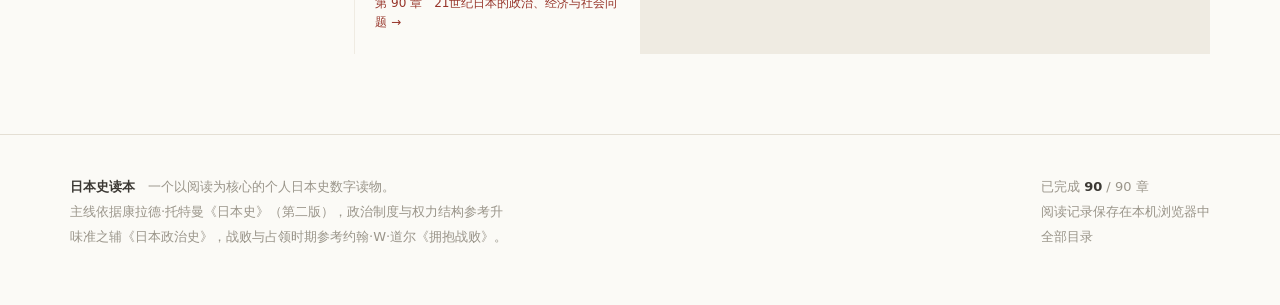
<file: people.html>
<!DOCTYPE html>
<html lang="zh-CN">
<head>
<meta charset="UTF-8">
<meta name="viewport" content="width=device-width, initial-scale=1, viewport-fit=cover">
<meta name="theme-color" content="#FBFAF6">
<title>历史人物 · 日本史读本</title>
<link rel="stylesheet" href="assets/css/base.css">
</head>
<body data-kind="people">
<div id="site-header"></div>

<main class="wrap">
  <header class="page-head">
    <span class="kicker">People</span>
    <h1>历史人物</h1>
    <p id="pageIntro"></p>
  </header>
  <div id="indexBody"></div>
</main>

<div id="site-footer"></div>

<script src="assets/js/core.js"></script>
<script src="data/site.js"></script>
<script src="data/people.js"></script>
<script src="data/people2.js"></script>
<script src="data/events.js"></script>
<script src="data/events2.js"></script>
<script src="assets/js/index-page.js"></script>
</body>
</html>
</file>
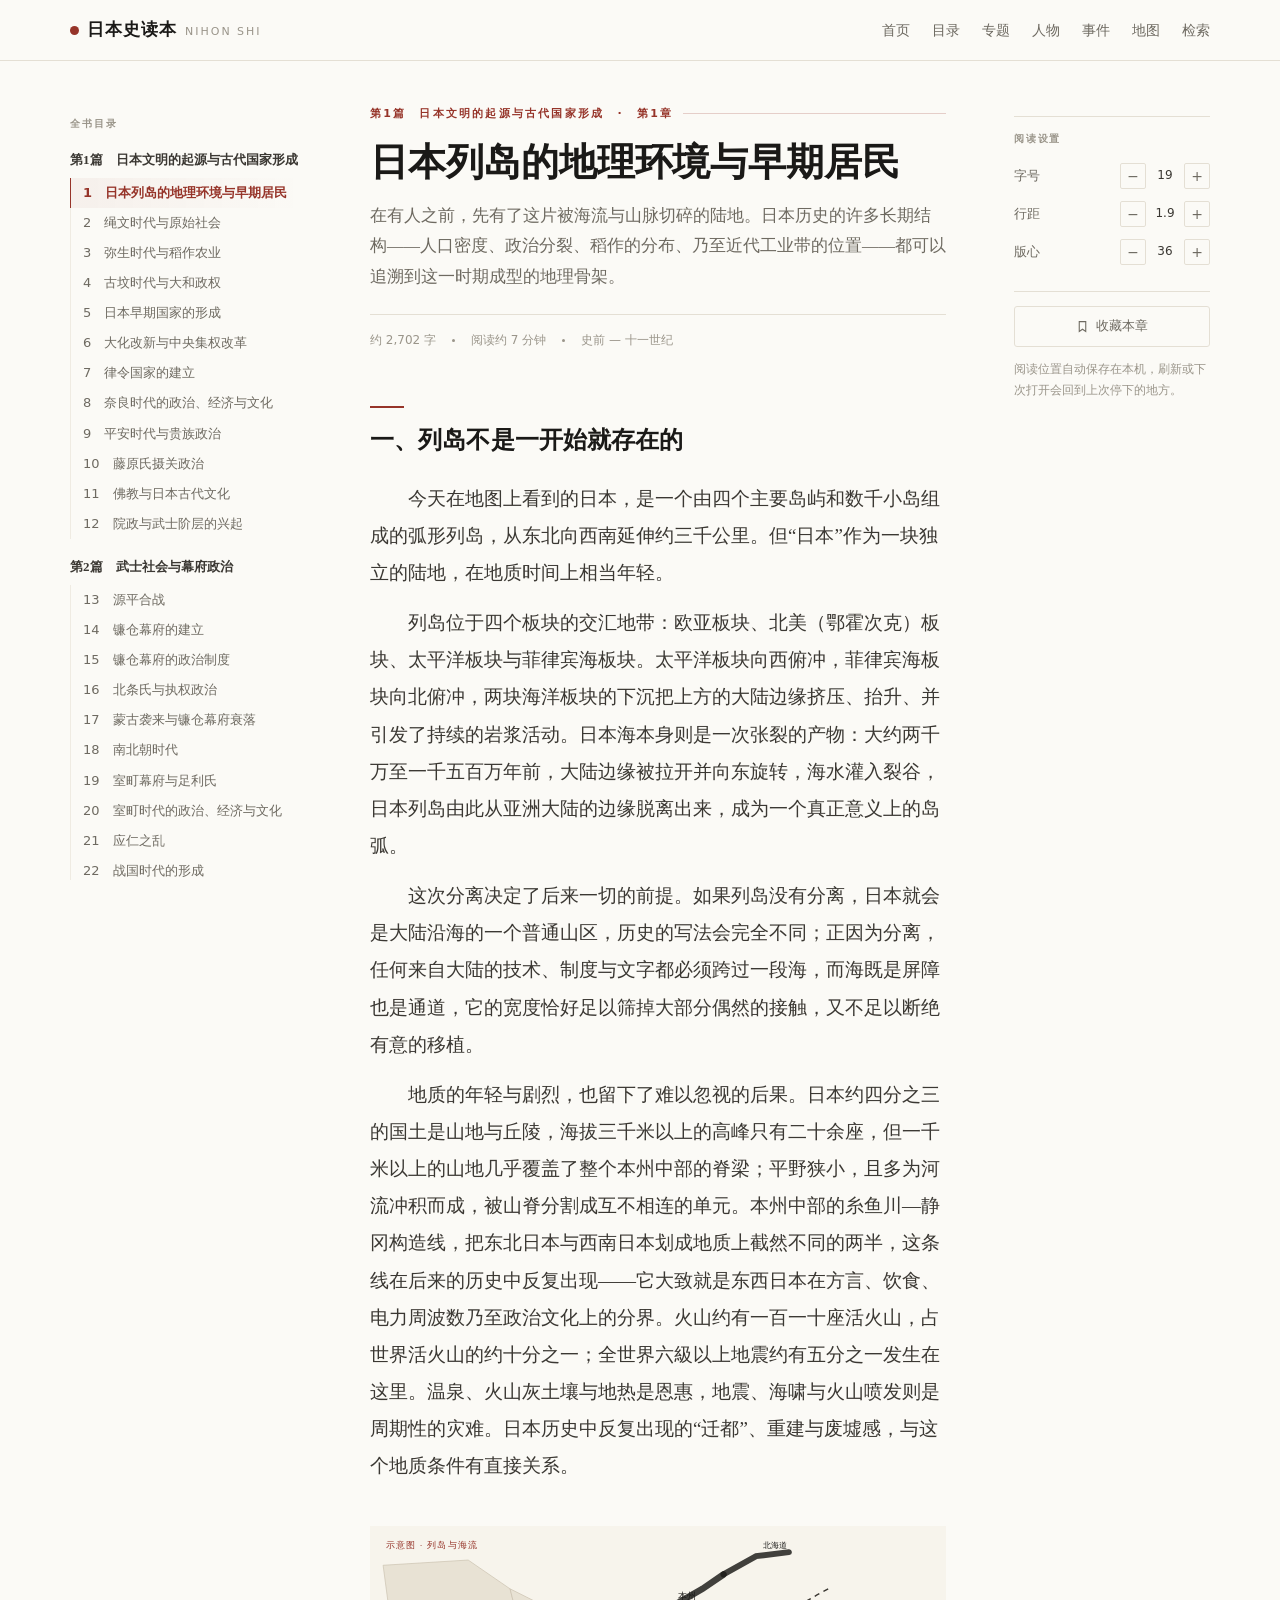
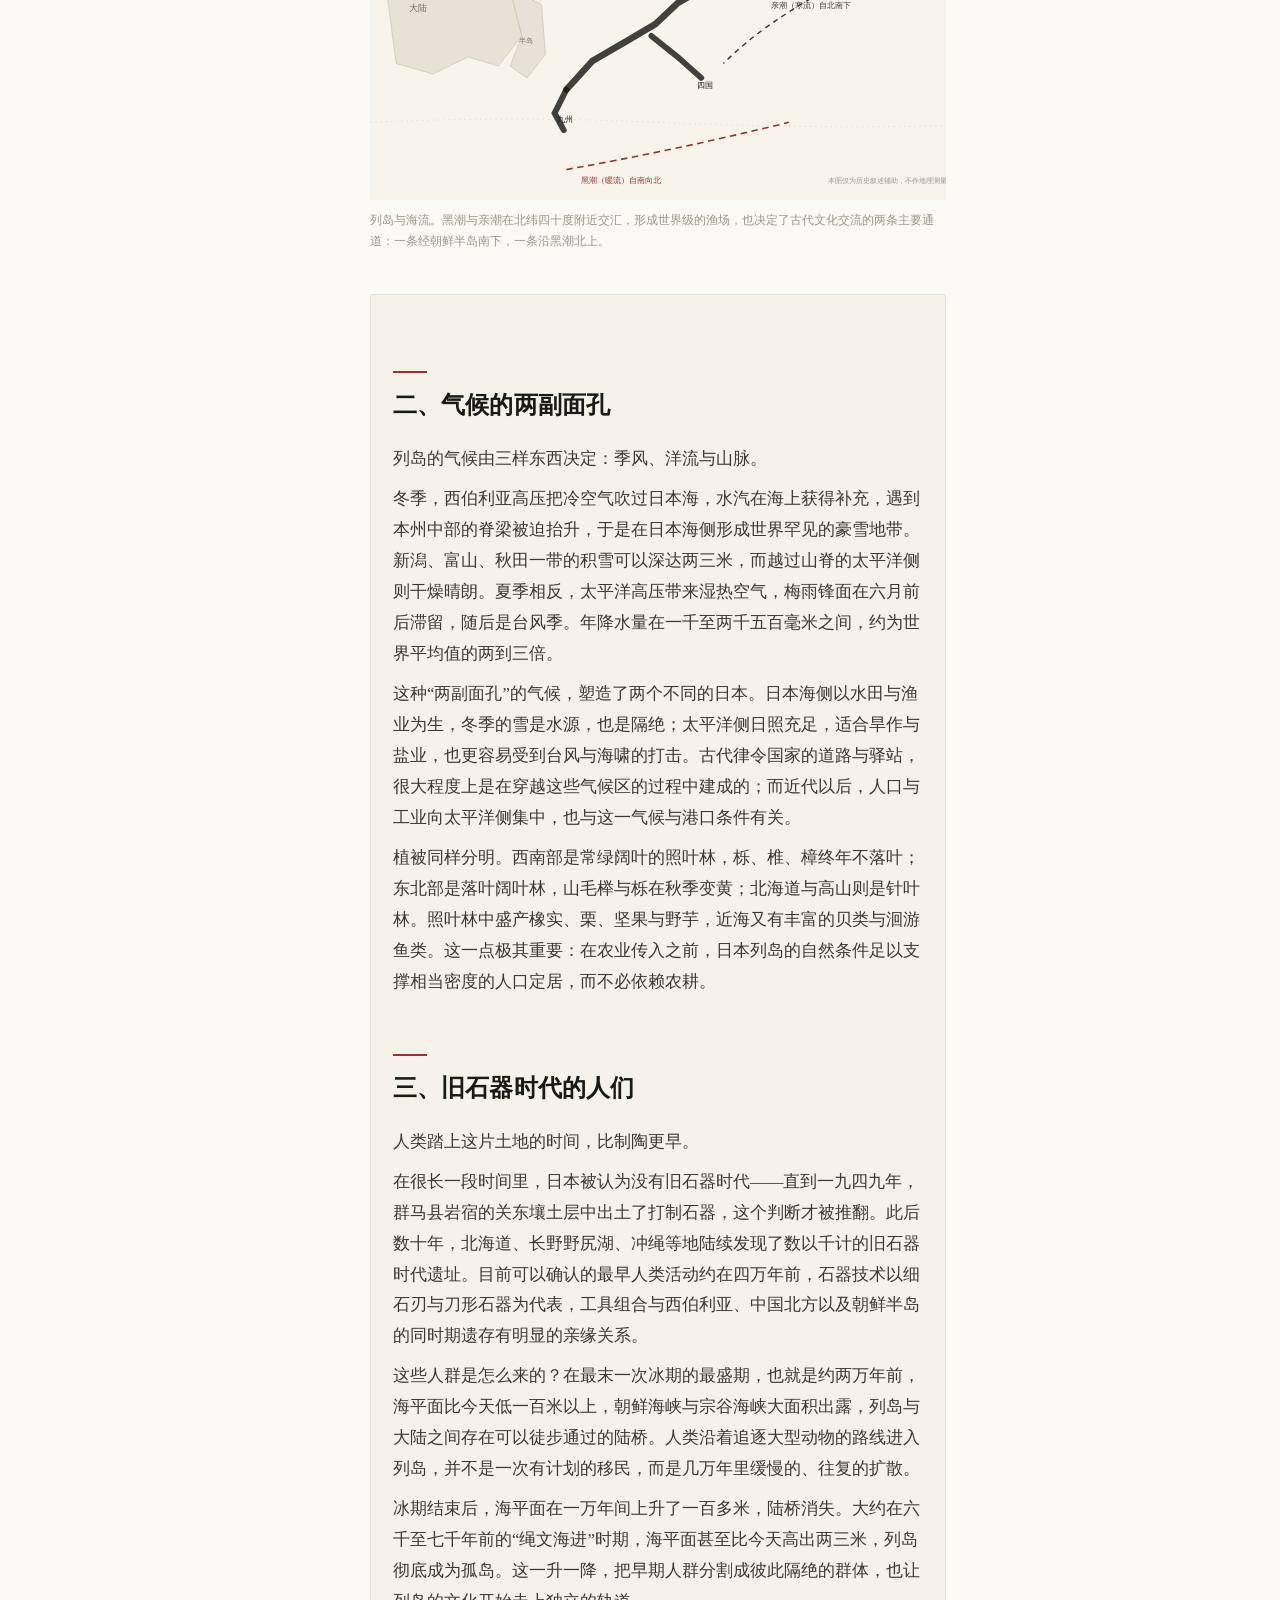
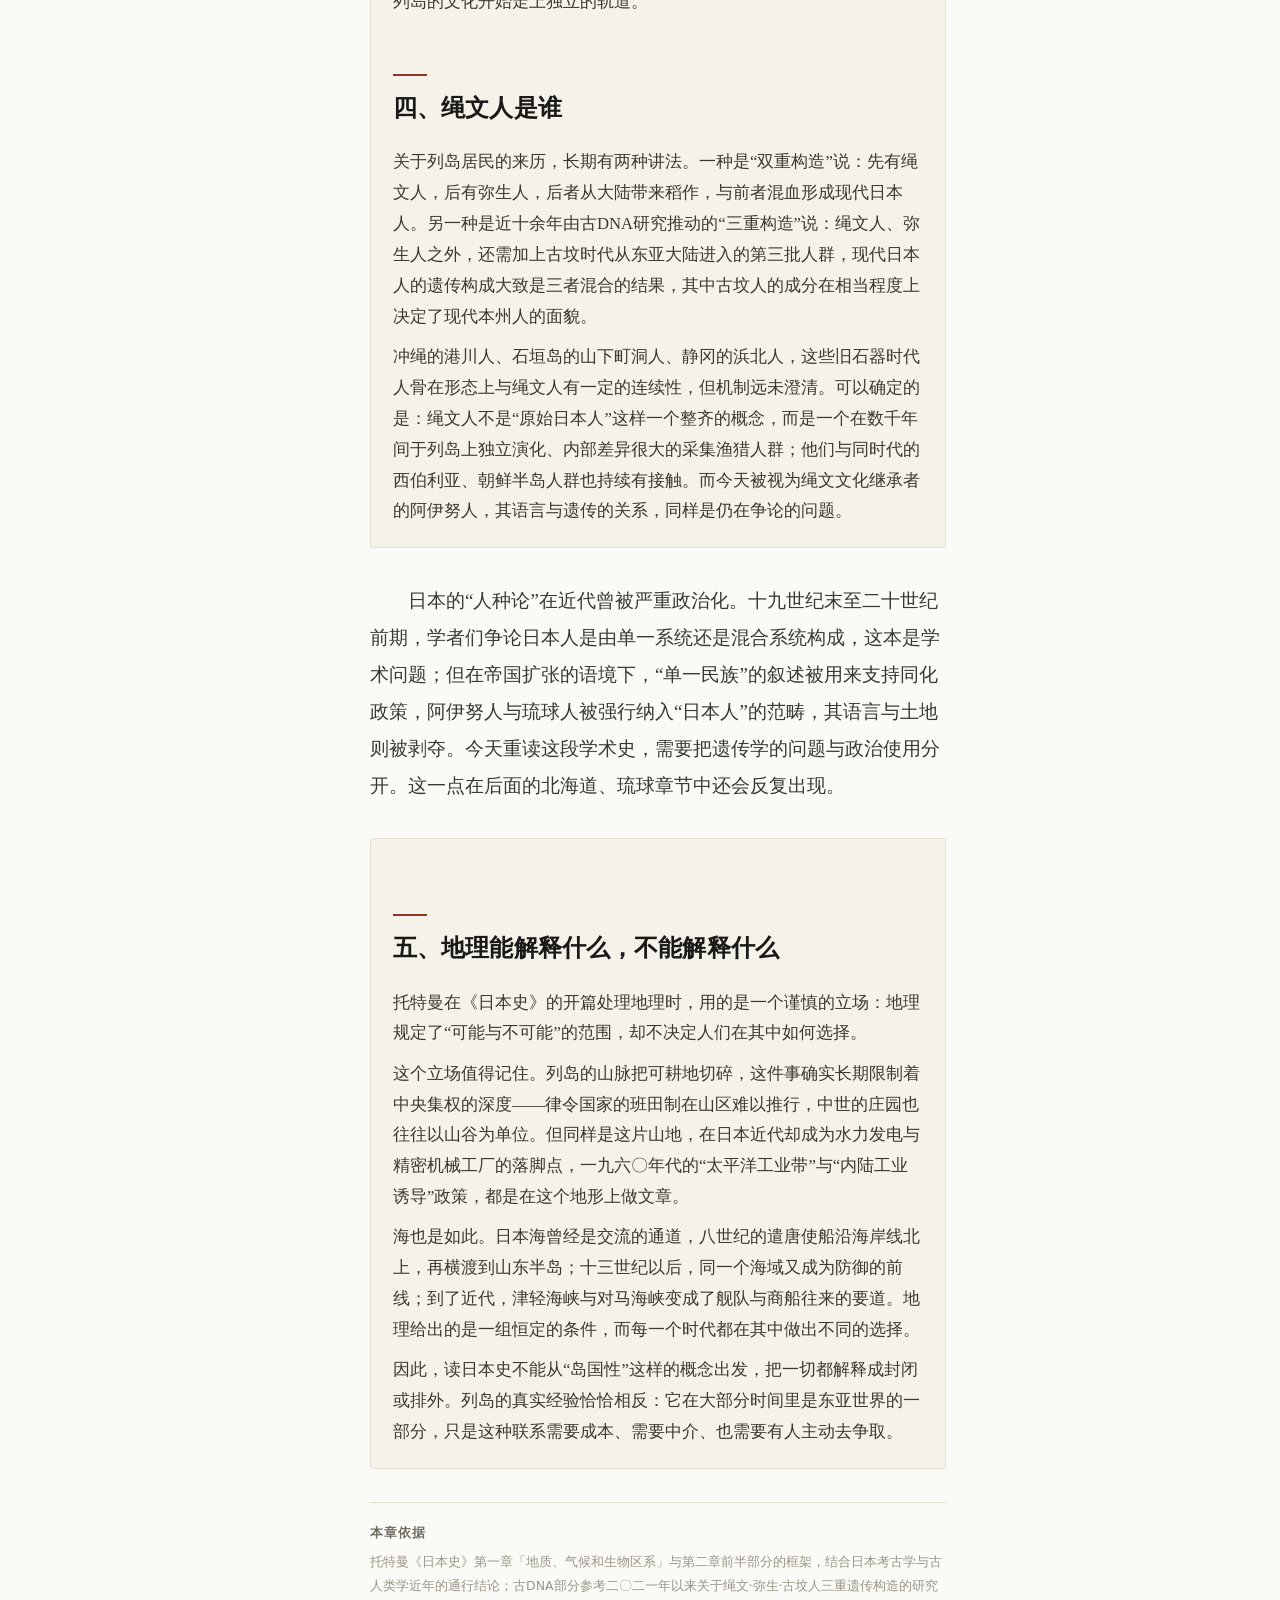
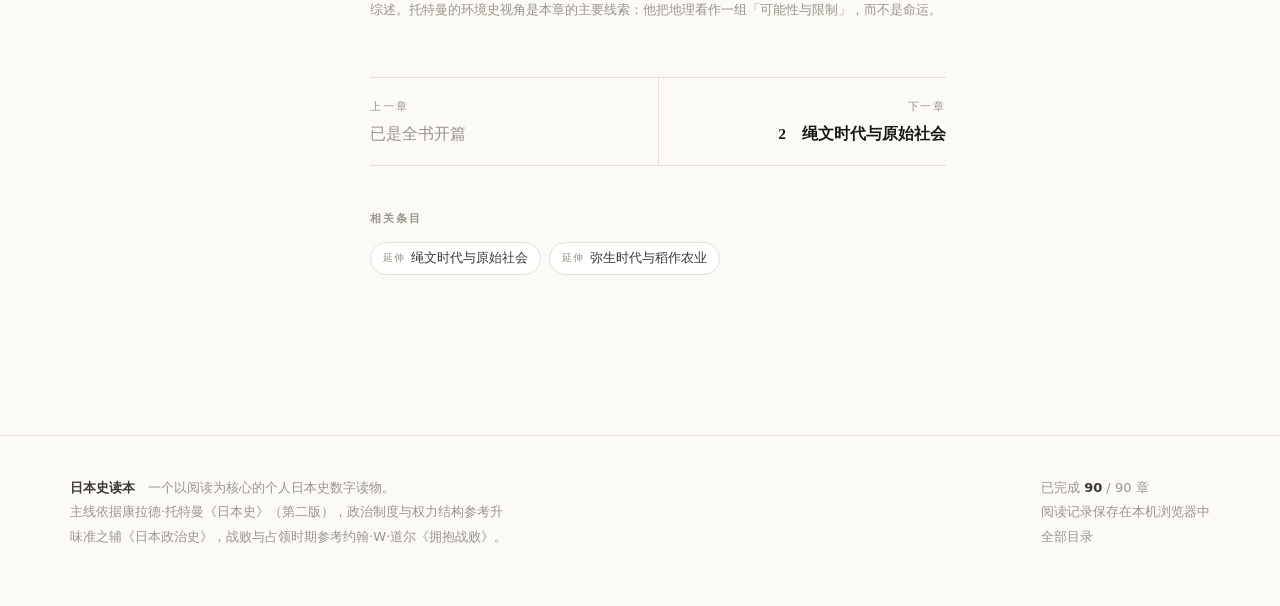
<file: read.html>
<!DOCTYPE html>
<html lang="zh-CN">
<head>
<meta charset="UTF-8">
<meta name="viewport" content="width=device-width, initial-scale=1, viewport-fit=cover">
<meta name="theme-color" content="#FBFAF6">
<title>阅读 · 日本史读本</title>
<link rel="stylesheet" href="assets/css/base.css">
</head>
<body>
<div class="progressbar" id="pb"></div>
<div id="site-header"></div>

<main class="reader">
  <aside class="rail" id="rail" aria-label="章节目录"></aside>

  <article class="article" id="article">
    <div class="article__head" id="artHead" hidden></div>
    <div class="prose" id="artBody"></div>
    <nav class="chapter-nav" id="chNav"></nav>
    <div class="related" id="related" hidden></div>
  </article>

  <aside class="tools" id="tools" aria-label="阅读设置"></aside>
</main>

<div class="floaty" id="floaty">
  <button type="button" data-act="toc">
    <svg viewBox="0 0 24 24"><path d="M4 6h16M4 12h16M4 18h16"/></svg><span>目录</span>
  </button>
  <button type="button" data-act="font">
    <svg viewBox="0 0 24 24"><path d="M5 19l6-14 6 14M8 14h8"/></svg><span>字号</span>
  </button>
  <button type="button" data-act="mark">
    <svg viewBox="0 0 24 24"><path d="M6 3h12v18l-6-4-6 4z"/></svg><span>收藏</span>
  </button>
  <button type="button" data-act="top">
    <svg viewBox="0 0 24 24"><path d="M12 20V5M6 11l6-6 6 6"/></svg><span>顶部</span>
  </button>
</div>

<div class="drawer" id="drawer">
  <div class="drawer__scrim" data-act="close"></div>
  <div class="drawer__panel">
    <div class="drawer__head">
      <span class="drawer__title">目录与设置</span>
      <button class="drawer__close" type="button" data-act="close">关闭</button>
    </div>
    <div id="drawerTools"></div>
    <div id="drawerRail" style="margin-top:26px"></div>
  </div>
</div>

<div id="site-footer"></div>

<script src="assets/js/core.js"></script>
<script src="data/site.js"></script>
<script src="data/people.js"></script>
<script src="data/people2.js"></script>
<script src="data/events.js"></script>
<script src="data/events2.js"></script>
<script src="assets/js/read.js"></script>
</body>
</html>
</file>
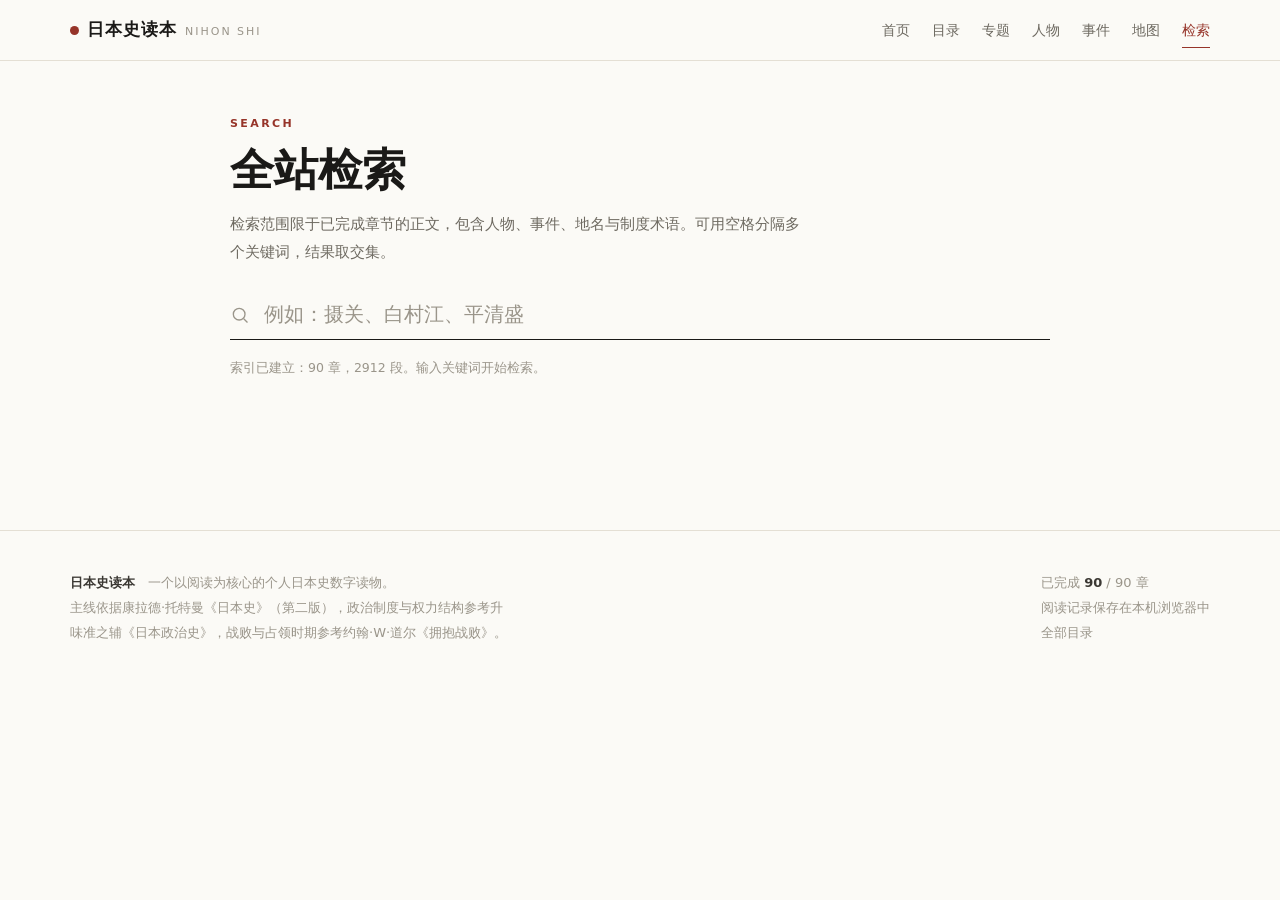
<file: search.html>
<!DOCTYPE html>
<html lang="zh-CN">
<head>
<meta charset="UTF-8">
<meta name="viewport" content="width=device-width, initial-scale=1, viewport-fit=cover">
<meta name="theme-color" content="#FBFAF6">
<title>检索 · 日本史读本</title>
<link rel="stylesheet" href="assets/css/base.css">
</head>
<body>
<div id="site-header"></div>

<main class="wrap wrap--narrow" style="max-width:860px">
  <header class="page-head" style="border-bottom:0;padding-bottom:0">
    <span class="kicker">Search</span>
    <h1>全站检索</h1>
    <p>检索范围限于已完成章节的正文，包含人物、事件、地名与制度术语。可用空格分隔多个关键词，结果取交集。</p>
  </header>

  <div class="searchbox">
    <svg viewBox="0 0 24 24"><circle cx="11" cy="11" r="7"/><path d="M16.5 16.5L21 21"/></svg>
    <input id="q" type="search" placeholder="例如：摄关、白村江、平清盛" autocomplete="off" spellcheck="false">
  </div>
  <div class="search-hint" id="hint">正在建立索引……</div>
  <div class="search-results" id="results"></div>
</main>

<div id="site-footer"></div>

<script src="assets/js/core.js"></script>
<script src="data/site.js"></script>
<script src="assets/js/search.js"></script>
</body>
</html>
</file>
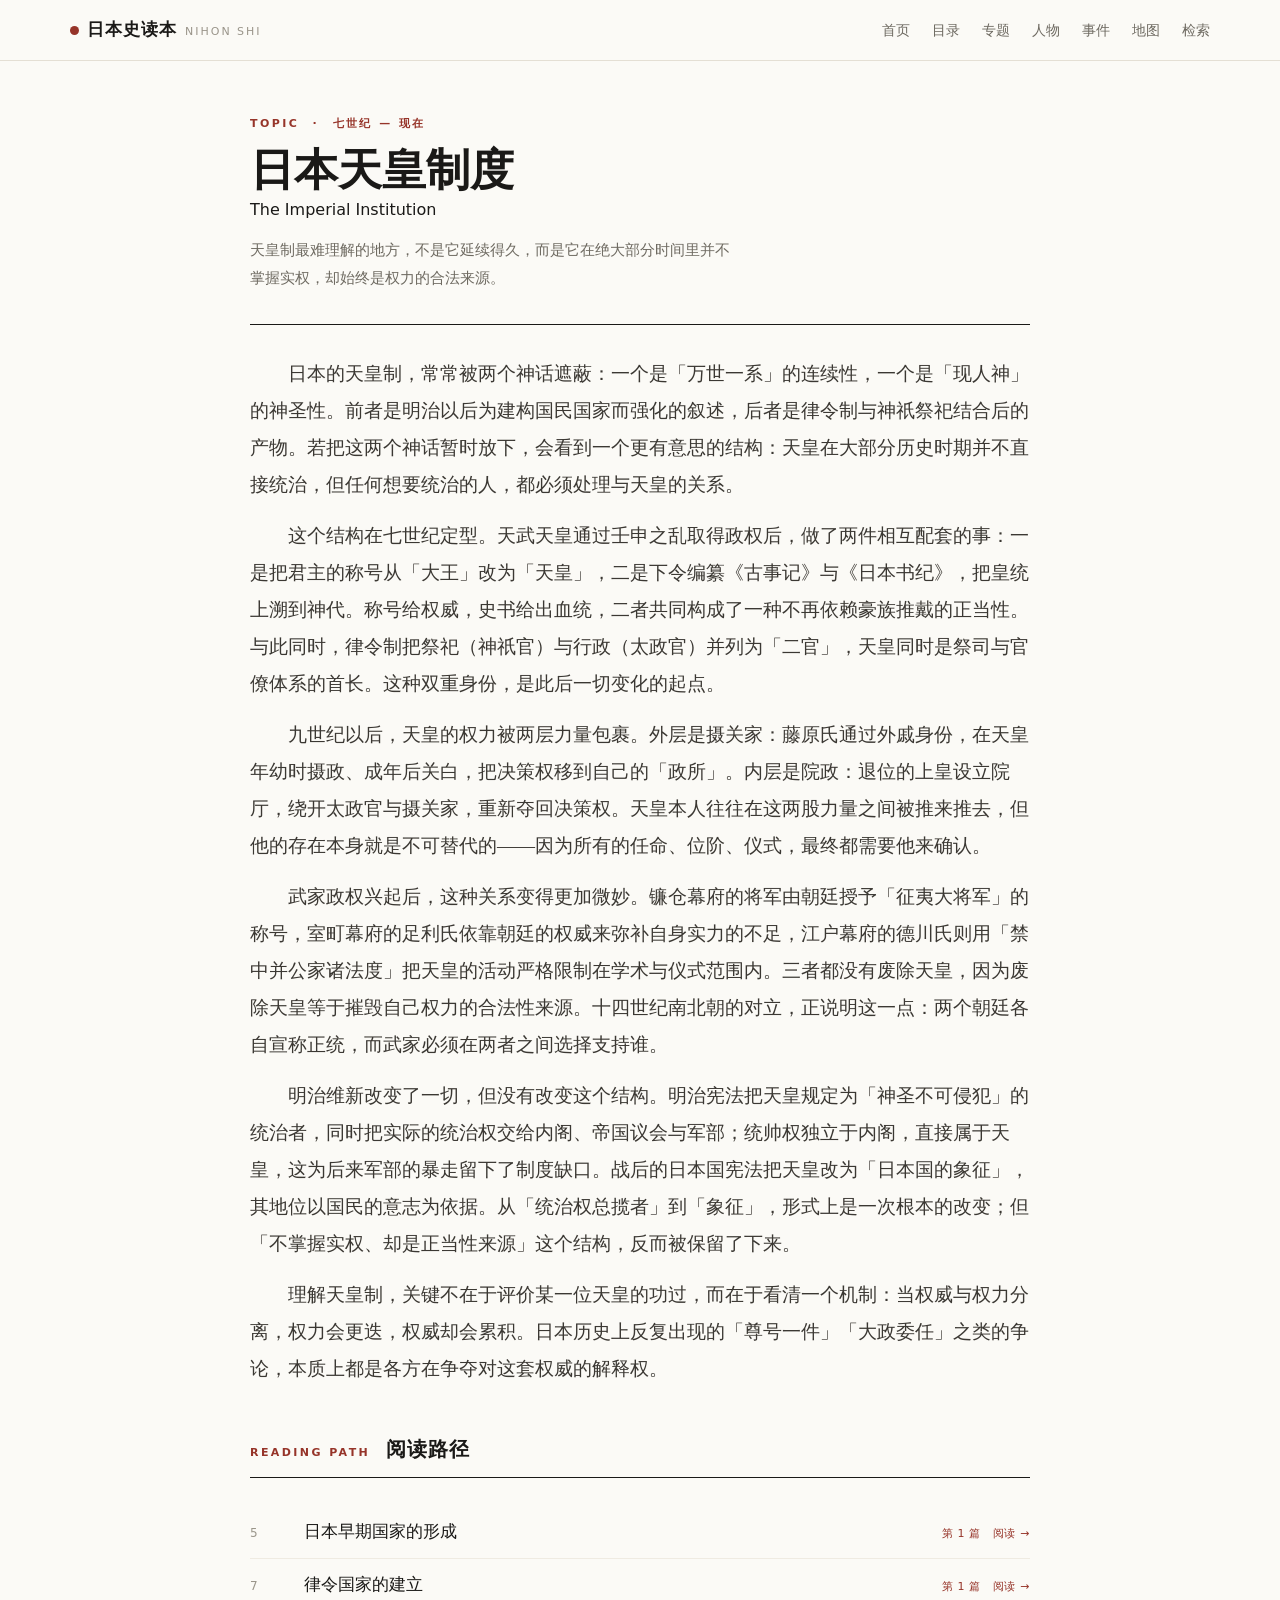
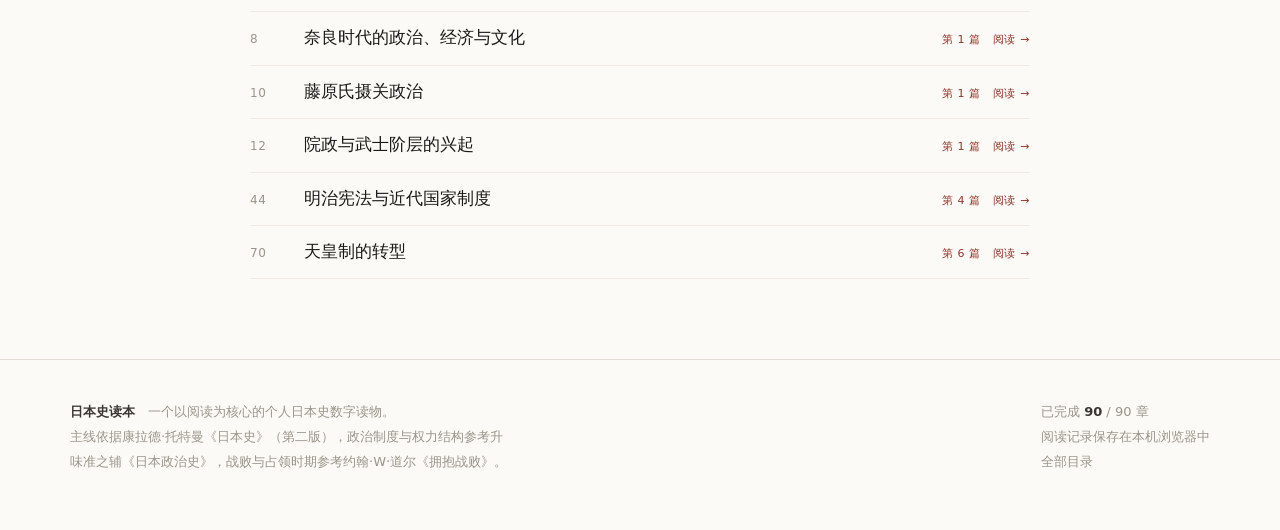
<file: topic.html>
<!DOCTYPE html>
<html lang="zh-CN">
<head>
<meta charset="UTF-8">
<meta name="viewport" content="width=device-width, initial-scale=1, viewport-fit=cover">
<meta name="theme-color" content="#FBFAF6">
<title>专题 · 日本史读本</title>
<link rel="stylesheet" href="assets/css/base.css">
</head>
<body>
<div class="progressbar" id="pb"></div>
<div id="site-header"></div>

<main class="wrap wrap--narrow" style="max-width:820px">
  <header class="page-head" id="topicHead" style="border-bottom:1px solid var(--ink)">
    <span class="kicker">Topic</span>
    <h1>　</h1>
  </header>
  <div class="prose" id="topicBody" style="padding:30px 0 0"></div>
  <section style="margin-top:46px">
    <div class="section__head">
      <span class="kicker">Reading Path</span>
      <h2>阅读路径</h2>
    </div>
    <div id="topicLinks"></div>
  </section>
</main>

<div id="site-footer"></div>

<script src="assets/js/core.js"></script>
<script src="data/site.js"></script>
<script src="data/topics.js"></script>
<script src="assets/js/topics-page.js"></script>
</body>
</html>
</file>
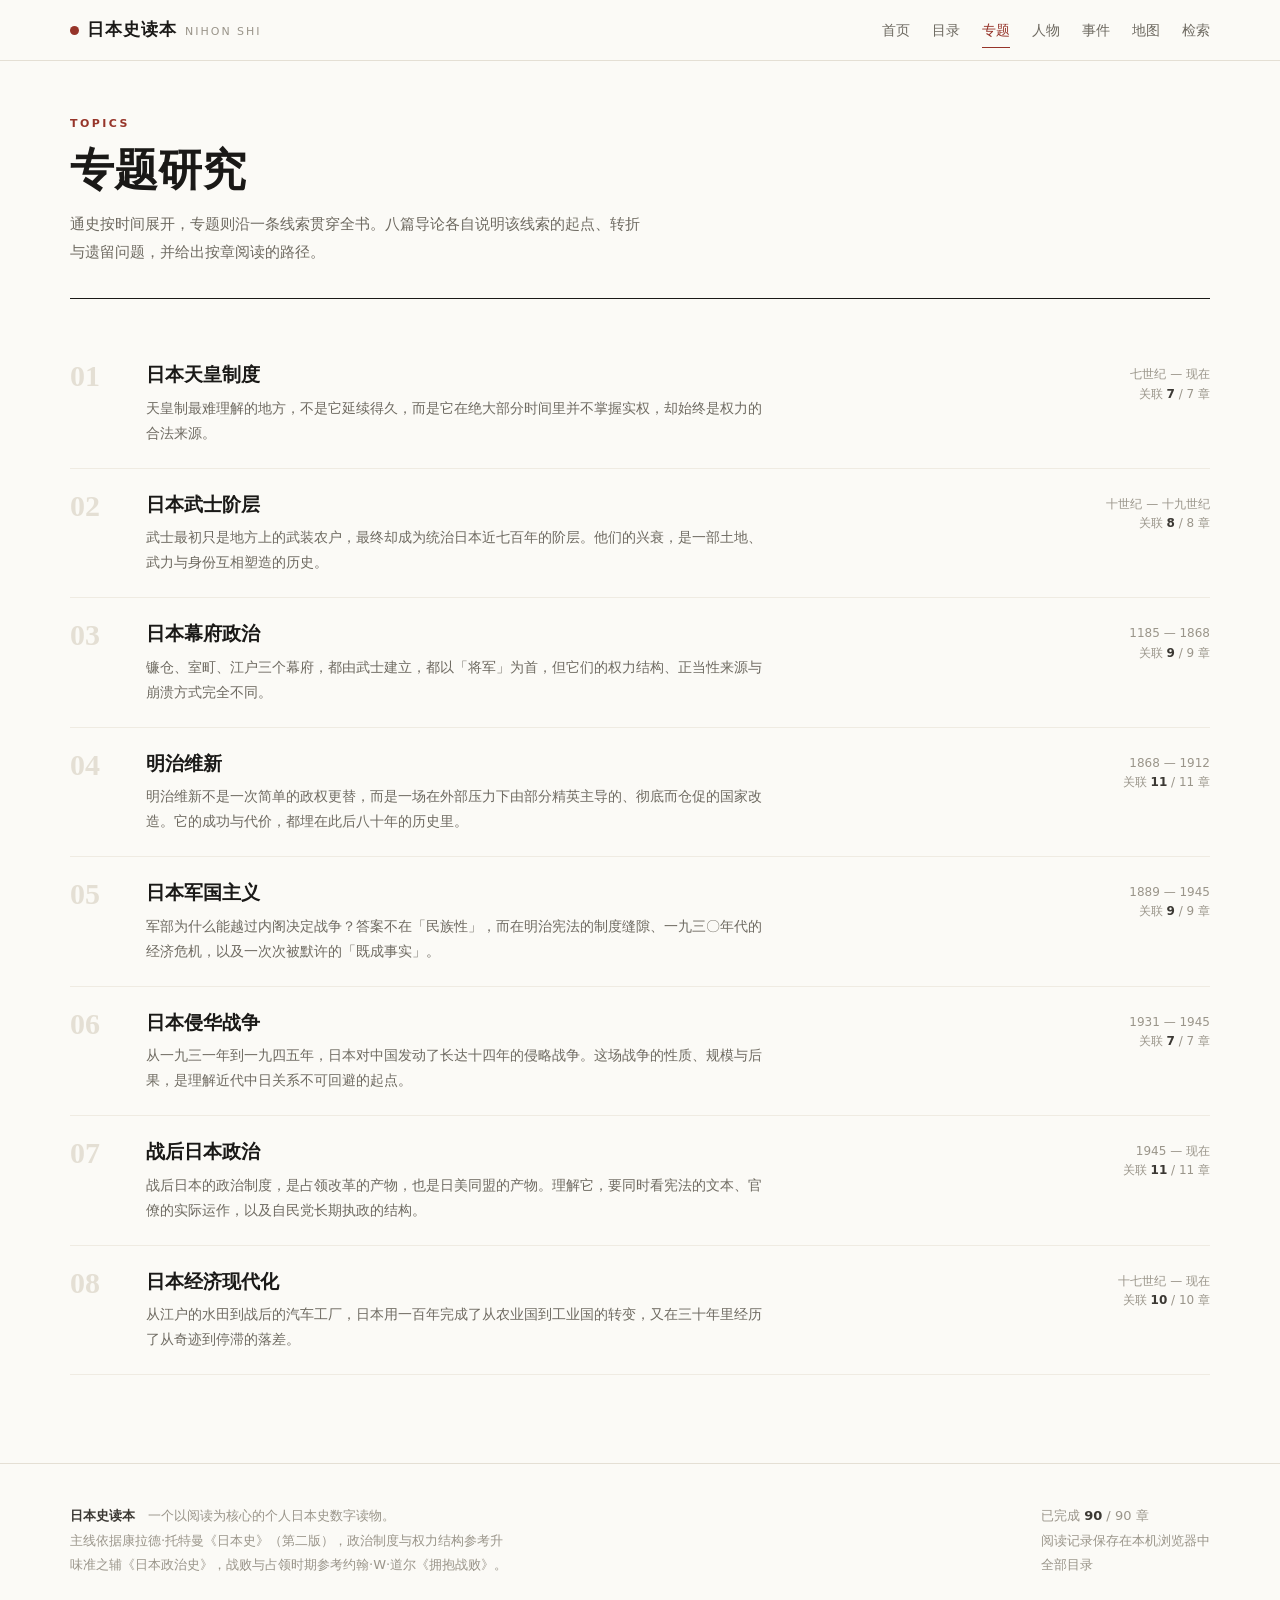
<file: topics.html>
<!DOCTYPE html>
<html lang="zh-CN">
<head>
<meta charset="UTF-8">
<meta name="viewport" content="width=device-width, initial-scale=1, viewport-fit=cover">
<meta name="theme-color" content="#FBFAF6">
<title>专题 · 日本史读本</title>
<link rel="stylesheet" href="assets/css/base.css">
</head>
<body>
<div id="site-header"></div>

<main class="wrap">
  <header class="page-head">
    <span class="kicker">Topics</span>
    <h1>专题研究</h1>
    <p>通史按时间展开，专题则沿一条线索贯穿全书。八篇导论各自说明该线索的起点、转折与遗留问题，并给出按章阅读的路径。</p>
  </header>
  <div class="toc-part" id="topicList"></div>
</main>

<div id="site-footer"></div>

<script src="assets/js/core.js"></script>
<script src="data/site.js"></script>
<script src="data/topics.js"></script>
<script src="assets/js/topics-page.js"></script>
</body>
</html>
</file>
<file: assets/css/base.css>
/* ============================================================
   日本史读本 · 视觉系统
   Modern Editorial Design / 现代编辑出版物风格
   ============================================================ */

:root {
  /* 纸张与墨色 */
  --paper:        #FBFAF6;
  --paper-2:      #F5F2EA;
  --surface:      #FFFFFF;
  --ink:          #1A1917;
  --ink-2:        #3B3833;
  --ink-3:        #6E6A61;
  --ink-4:        #9A958A;
  --rule:         #E4DFD4;
  --rule-soft:    #EFEBE2;

  /* 强调色：暗红（日本历史 · 朱） */
  --accent:       #963429;
  --accent-deep:  #6B211A;
  --accent-soft:  #F3E9E5;
  --accent-line:  rgba(150, 52, 41, .22);

  /* 字体 */
  --serif: "Source Han Serif SC", "Noto Serif CJK SC", "Songti SC", "STSong", "SimSun", Georgia, serif;
  --sans:  "Source Han Sans SC", "Noto Sans CJK SC", "PingFang SC", "Hiragino Sans GB", "Microsoft YaHei", system-ui, sans-serif;
  --mono:  ui-monospace, "SFMono-Regular", Menlo, Consolas, monospace;

  /* 阅读参数（由 JS 写入） */
  --read-fs: 19px;
  --read-lh: 1.95;
  --read-w: 36em;

  --shadow-1: 0 1px 2px rgba(26,25,23,.04), 0 8px 24px -16px rgba(26,25,23,.16);
  --shadow-2: 0 24px 60px -32px rgba(26,25,23,.28);
  --radius: 3px;
}

* { box-sizing: border-box; }

html {
  -webkit-text-size-adjust: 100%;
  scroll-behavior: smooth;
}
@media (prefers-reduced-motion: reduce) {
  html { scroll-behavior: auto; }
  * { animation-duration: .001ms !important; transition-duration: .001ms !important; }
}

body {
  margin: 0;
  background: var(--paper);
  color: var(--ink);
  font-family: var(--sans);
  font-size: 16px;
  line-height: 1.6;
  -webkit-font-smoothing: antialiased;
  text-rendering: optimizeLegibility;
}

a { color: inherit; text-decoration: none; }
button { font: inherit; color: inherit; background: none; border: 0; padding: 0; cursor: pointer; }
img, svg { max-width: 100%; display: block; }
::selection { background: var(--accent-soft); color: var(--accent-deep); }

:focus-visible {
  outline: 2px solid var(--accent);
  outline-offset: 3px;
}

/* ---------- 版心 ---------- */
.wrap {
  width: 100%;
  max-width: 1180px;
  margin: 0 auto;
  padding: 0 20px;
}
.wrap--narrow { max-width: 780px; }

/* ---------- 顶部导航 ---------- */
.masthead {
  position: sticky; top: 0; z-index: 60;
  background: rgba(251,250,246,.88);
  backdrop-filter: saturate(180%) blur(12px);
  border-bottom: 1px solid var(--rule);
}
.masthead__inner {
  display: flex; align-items: center; gap: 24px;
  height: 60px;
}
.brand {
  display: flex; align-items: baseline; gap: 8px;
  font-family: var(--serif);
  font-weight: 700;
  font-size: 17px;
  letter-spacing: .06em;
  white-space: nowrap;
}
.brand__mark {
  width: 9px; height: 9px; border-radius: 50%;
  background: var(--accent);
  align-self: center;
  flex: none;
}
.brand__sub {
  font-family: var(--sans);
  font-size: 11px; font-weight: 500;
  color: var(--ink-4);
  letter-spacing: .18em;
  text-transform: uppercase;
}
.nav {
  display: flex; align-items: center; gap: 22px;
  margin-left: auto;
  font-size: 14px;
  color: var(--ink-3);
}
.nav a { position: relative; padding: 6px 0; transition: color .18s; }
.nav a:hover { color: var(--ink); }
.nav a[aria-current="page"] { color: var(--accent); }
.nav a[aria-current="page"]::after {
  content: ""; position: absolute; left: 0; right: 0; bottom: -1px;
  height: 1.5px; background: var(--accent);
}
.nav__icon { display: none; }

/* ---------- 通用排版元件 ---------- */
.kicker {
  font-family: var(--sans);
  font-size: 11px; font-weight: 600;
  letter-spacing: .22em;
  text-transform: uppercase;
  color: var(--accent);
}
.kicker--muted { color: var(--ink-4); }

.rule { height: 1px; background: var(--rule); border: 0; margin: 0; }

.section { padding: 64px 0; }
.section--tight { padding: 40px 0; }
.section__head {
  display: flex; align-items: baseline; gap: 16px;
  margin-bottom: 28px;
  padding-bottom: 12px;
  border-bottom: 1px solid var(--ink);
}
.section__head h2 {
  margin: 0;
  font-family: var(--serif);
  font-size: 20px; font-weight: 700;
  letter-spacing: .04em;
}
.section__head .count {
  margin-left: auto;
  font-size: 12px; color: var(--ink-4);
  letter-spacing: .06em;
  font-variant-numeric: tabular-nums;
}

.btn {
  display: inline-flex; align-items: center; gap: 8px;
  padding: 11px 20px;
  border: 1px solid var(--ink);
  border-radius: 999px;
  font-size: 14px; font-weight: 500;
  transition: background .18s, color .18s, border-color .18s;
}
.btn:hover { background: var(--ink); color: var(--paper); }
.btn--accent { border-color: var(--accent); color: var(--accent); }
.btn--accent:hover { background: var(--accent); color: #fff; }
.btn--ghost { border-color: var(--rule); color: var(--ink-2); }
.btn--ghost:hover { background: var(--paper-2); color: var(--ink); border-color: var(--rule); }

.chip {
  display: inline-flex; align-items: center; gap: 6px;
  padding: 5px 12px;
  border: 1px solid var(--rule);
  border-radius: 999px;
  font-size: 13px;
  color: var(--ink-2);
  background: var(--surface);
  transition: border-color .18s, color .18s, background .18s;
}
.chip:hover { border-color: var(--accent); color: var(--accent); background: var(--accent-soft); }
.chip__kind { font-size: 10px; letter-spacing: .1em; color: var(--ink-4); }
.chip:hover .chip__kind { color: var(--accent); }

/* ---------- 页脚 ---------- */
.footer {
  margin-top: 80px;
  border-top: 1px solid var(--rule);
  padding: 40px 0 56px;
  color: var(--ink-4);
  font-size: 13px;
  line-height: 1.9;
}
.footer__grid {
  display: flex; flex-wrap: wrap; gap: 32px;
  justify-content: space-between;
}
.footer strong { color: var(--ink-2); font-weight: 600; }
.footer a:hover { color: var(--accent); }

/* ============================================================
   首页
   ============================================================ */
.hero {
  padding: 56px 0 8px;
  border-bottom: 1px solid var(--rule);
}
.hero__eyebrow {
  display: flex; align-items: center; gap: 12px;
  margin-bottom: 28px;
  color: var(--ink-4);
  font-size: 11px; letter-spacing: .22em; text-transform: uppercase;
}
.hero__eyebrow::before {
  content: ""; width: 28px; height: 1px; background: var(--ink-4);
}
.hero__grid {
  display: grid;
  grid-template-columns: minmax(0, 1.55fr) minmax(0, 1fr);
  gap: 56px;
  align-items: end;
  padding-bottom: 44px;
}
.hero h1 {
  margin: 0;
  font-family: var(--serif);
  font-size: clamp(38px, 6.4vw, 72px);
  line-height: 1.12;
  letter-spacing: -.01em;
  font-weight: 700;
}
.hero h1 .thin {
  display: block;
  font-weight: 400;
  color: var(--ink-2);
}
.hero__lede {
  margin: 22px 0 0;
  max-width: 30em;
  font-family: var(--serif);
  font-size: 17px;
  line-height: 1.95;
  color: var(--ink-2);
}
.hero__aside {
  border-left: 1px solid var(--rule);
  padding-left: 32px;
  font-size: 14px;
  line-height: 1.9;
  color: var(--ink-3);
}
.hero__aside h3 {
  margin: 0 0 12px;
  font-family: var(--sans);
  font-size: 11px; letter-spacing: .2em; text-transform: uppercase;
  color: var(--ink-4);
  font-weight: 600;
}
.hero__aside p { margin: 0 0 10px; }
.hero__aside .stat {
  display: flex; align-items: baseline; gap: 8px;
  font-variant-numeric: tabular-nums;
  color: var(--ink);
}
.hero__aside .stat b {
  font-family: var(--serif); font-size: 28px; font-weight: 700; line-height: 1;
}
.hero__aside .stat span { font-size: 12px; color: var(--ink-4); }
.hero__aside .stats { display: flex; gap: 28px; margin: 18px 0 4px; }

/* 继续阅读 */
.resume {
  display: grid;
  grid-template-columns: auto minmax(0,1fr) auto;
  gap: 20px;
  align-items: center;
  margin: 34px 0 0;
  padding: 20px 24px;
  background: var(--surface);
  border: 1px solid var(--rule);
  border-radius: var(--radius);
  box-shadow: var(--shadow-1);
}
.resume__label {
  font-size: 11px; letter-spacing: .18em; text-transform: uppercase;
  color: var(--accent); white-space: nowrap;
}
.resume__body { min-width: 0; display: flex; flex-direction: column; gap: 3px; }
.resume__title { display: block;
  font-family: var(--serif); font-size: 18px; font-weight: 700;
  white-space: nowrap; overflow: hidden; text-overflow: ellipsis;
}
.resume__meta { display: block; font-size: 12px; color: var(--ink-4); }

/* 时间轴 */
.timeline {
  position: relative;
  margin-top: 8px;
  padding: 8px 0 0;
}
.timeline__track {
  display: grid;
  grid-template-columns: repeat(auto-fit, minmax(138px, 1fr));
  padding-bottom: 4px;
}
.tl-node {
  position: relative;
  min-width: 0;
  padding: 24px 14px 20px 0;
  border-top: 1.5px solid var(--rule);
  transition: border-color .2s;
}
.tl-node::before {
  content: ""; position: absolute; top: -4.5px; left: 0;
  width: 8px; height: 8px; border-radius: 50%;
  background: var(--paper); border: 1.5px solid var(--ink-4);
  transition: background .2s, border-color .2s, transform .2s;
}
.tl-node:hover { border-color: var(--ink); }
.tl-node:hover::before { background: var(--accent); border-color: var(--accent); transform: scale(1.25); }
.tl-node__date {
  font-size: 11px; letter-spacing: .04em; color: var(--ink-4);
  font-variant-numeric: tabular-nums;
  margin-bottom: 6px;
}
.tl-node__name {
  font-family: var(--serif); font-size: 15px; font-weight: 700;
  line-height: 1.45;
}
.tl-node__note { font-size: 12px; color: var(--ink-3); margin-top: 4px; }

/* 篇目列表 */
.parts { display: grid; gap: 0; }
.part-row {
  display: grid;
  grid-template-columns: 56px minmax(0,1fr) auto;
  gap: 20px;
  align-items: start;
  padding: 22px 0;
  border-bottom: 1px solid var(--rule-soft);
  transition: background .2s;
}
.part-row:hover { background: linear-gradient(90deg, rgba(150,52,41,.045), transparent 60%); }
.part-row__num {
  font-family: var(--serif); font-size: 30px; line-height: 1;
  color: var(--rule); font-weight: 700;
  font-variant-numeric: tabular-nums;
  transition: color .2s;
}
.part-row:hover .part-row__num { color: var(--accent); }
.part-row__title {
  font-family: var(--serif); font-size: 19px; font-weight: 700;
  line-height: 1.5;
}
.part-row__desc {
  font-size: 13.5px; color: var(--ink-3); line-height: 1.85;
  margin-top: 6px; max-width: 46em;
}
.part-row__meta {
  text-align: right; font-size: 12px; color: var(--ink-4);
  white-space: nowrap; font-variant-numeric: tabular-nums;
  padding-top: 4px;
}
.part-row__meta b { color: var(--ink-2); font-weight: 600; }

/* 双栏入口 */
.entries {
  display: grid;
  grid-template-columns: repeat(auto-fit, minmax(260px, 1fr));
  gap: 1px;
  background: var(--rule);
  border: 1px solid var(--rule);
}
.entry {
  background: var(--surface);
  padding: 26px 24px 24px;
  display: flex; flex-direction: column; gap: 10px;
  transition: background .2s;
}
.entry:hover { background: #FDFCF9; }
.entry__title {
  font-family: var(--serif); font-size: 17px; font-weight: 700;
  display: flex; align-items: center; justify-content: space-between; gap: 10px;
}
.entry__title span { color: var(--accent); font-size: 13px; font-weight: 400; }
.entry__list { font-size: 13.5px; color: var(--ink-3); line-height: 2; }
.entry__list a:hover { color: var(--accent); }

/* ============================================================
   目录页
   ============================================================ */
.page-head { padding: 48px 0 32px; border-bottom: 1px solid var(--ink); }
.page-head h1 {
  margin: 10px 0 0;
  font-family: var(--serif); font-size: clamp(30px, 4.2vw, 44px);
  line-height: 1.2; font-weight: 700;
}
.page-head p { margin: 14px 0 0; max-width: 40em; color: var(--ink-3); font-size: 14.5px; line-height: 1.9; }

.toc-part { padding: 40px 0 8px; }
.toc-part__head {
  display: flex; align-items: baseline; gap: 14px;
  padding-bottom: 10px; border-bottom: 1px solid var(--ink);
  margin-bottom: 4px;
}
.toc-part__num {
  font-family: var(--serif); font-size: 13px; color: var(--accent);
  letter-spacing: .1em; font-weight: 700;
}
.toc-part__title { font-family: var(--serif); font-size: 21px; font-weight: 700; }
.toc-part__span { margin-left: auto; font-size: 12px; color: var(--ink-4); }

.toc-ch {
  display: grid;
  grid-template-columns: 40px minmax(0,1fr) auto;
  gap: 14px; align-items: baseline;
  padding: 13px 0;
  border-bottom: 1px solid var(--rule-soft);
}
.toc-ch__num {
  font-size: 12px; color: var(--ink-4); font-variant-numeric: tabular-nums;
  letter-spacing: .06em;
}
.toc-ch__title { font-family: var(--serif); font-size: 16.5px; line-height: 1.6; }
.toc-ch--ready:hover .toc-ch__title { color: var(--accent); }
.toc-ch__state {
  font-size: 11px; color: var(--ink-4); letter-spacing: .06em;
  white-space: nowrap;
}
.toc-ch--ready .toc-ch__state { color: var(--accent); }
.toc-ch--pending { opacity: .48; }
.toc-ch--pending .toc-ch__title { color: var(--ink-3); }

/* ============================================================
   阅读页
   ============================================================ */
.progressbar {
  position: fixed; top: 0; left: 0; z-index: 90;
  height: 2.5px; width: 0;
  background: var(--accent);
  transition: width .1s linear;
}

.reader {
  display: grid;
  grid-template-columns: 232px minmax(0, 1fr) 196px;
  gap: 48px;
  align-items: start;
  max-width: 1180px;
  margin: 0 auto;
  padding: 0 20px;
}

/* 左侧目录 */
.rail {
  position: sticky; top: 76px;
  max-height: calc(100vh - 96px);
  overflow-y: auto;
  padding: 40px 0 40px;
  font-size: 13px;
  scrollbar-width: thin;
}
.rail::-webkit-scrollbar { width: 3px; }
.rail::-webkit-scrollbar-thumb { background: var(--rule); }
.rail__label {
  font-size: 10px; letter-spacing: .2em; text-transform: uppercase;
  color: var(--ink-4); margin-bottom: 14px; font-weight: 600;
}
.rail__part {
  font-family: var(--serif); font-size: 13px; font-weight: 700;
  color: var(--ink-2); margin: 18px 0 8px; line-height: 1.5;
}
.rail__list { list-style: none; margin: 0; padding: 0; }
.rail__list li { margin: 0; }
.rail__list a {
  display: block; padding: 5px 0 5px 12px;
  border-left: 1px solid var(--rule-soft);
  color: var(--ink-3); line-height: 1.55;
  transition: color .16s, border-color .16s;
}
.rail__list a:hover { color: var(--ink); border-color: var(--ink-4); }
.rail__list a.is-current {
  color: var(--accent); border-color: var(--accent); font-weight: 600;
  background: linear-gradient(90deg, rgba(150,52,41,.05), transparent);
}
.rail__list a.is-locked { color: var(--ink-4); opacity: .55; cursor: default; }
.rail__list a.is-locked:hover { color: var(--ink-4); border-color: var(--rule-soft); }

/* 中间正文 */
.article {
  max-width: calc(var(--read-w) + 0px);
  padding: 44px 0 80px;
  margin: 0 auto;
  width: 100%;
}
.article__head { margin-bottom: 36px; }
.article__chapter {
  display: flex; align-items: center; gap: 10px;
  font-size: 11px; letter-spacing: .2em; text-transform: uppercase;
  color: var(--accent); font-weight: 600;
  margin-bottom: 14px;
}
.article__chapter::after { content: ""; flex: 1; height: 1px; background: var(--accent-line); }
.article h1 {
  margin: 0;
  font-family: var(--serif);
  font-size: clamp(27px, 3.6vw, 38px);
  line-height: 1.32;
  font-weight: 700;
  letter-spacing: -.005em;
}
.article__sub {
  margin: 14px 0 0;
  font-family: var(--serif);
  font-size: 16.5px; line-height: 1.85; color: var(--ink-3);
}
.article__meta {
  display: flex; flex-wrap: wrap; align-items: center; gap: 16px;
  margin-top: 22px; padding-top: 16px;
  border-top: 1px solid var(--rule);
  font-size: 12px; color: var(--ink-4);
  font-variant-numeric: tabular-nums;
}
.article__meta .dot { width: 3px; height: 3px; background: var(--ink-4); border-radius: 50%; }

.prose {
  font-family: var(--serif);
  font-size: var(--read-fs);
  line-height: var(--read-lh);
  color: var(--ink-2);
  word-break: break-word;
  overflow-wrap: anywhere;
  hanging-punctuation: allow-end;
}
.prose p {
  margin: 0 0 .72em;
  text-indent: 2em;
}
.prose p.no-indent, .prose blockquote p, .prose .note p, .prose li p { text-indent: 0; }
.prose > p:first-of-type { margin-top: 0; }
.prose h2 {
  font-family: var(--serif);
  font-size: calc(var(--read-fs) * 1.28);
  line-height: 1.5;
  font-weight: 700;
  color: var(--ink);
  margin: 2.1em 0 .85em;
  padding-top: .2em;
  letter-spacing: .005em;
  text-indent: 0;
}
.prose h2::before {
  content: "";
  display: block;
  width: 34px; height: 2px;
  background: var(--accent);
  margin-bottom: 14px;
}
.prose h3 {
  font-family: var(--serif);
  font-size: calc(var(--read-fs) * 1.08);
  font-weight: 700;
  color: var(--ink);
  margin: 1.7em 0 .6em;
  text-indent: 0;
}
.prose strong { font-weight: 700; color: var(--ink); }
.prose em { font-style: normal; color: var(--accent-deep); font-weight: 600; }

.prose blockquote {
  margin: 1.8em 0;
  padding: 4px 0 4px 20px;
  border-left: 2px solid var(--accent);
  font-size: calc(var(--read-fs) * .94);
  line-height: 1.9;
  color: var(--ink-2);
}
.prose blockquote p { margin: 0 0 .6em; }
.prose blockquote cite {
  display: block;
  margin-top: 10px;
  font-family: var(--sans);
  font-size: 12px;
  font-style: normal;
  color: var(--ink-4);
  letter-spacing: .02em;
}
.prose blockquote cite::before { content: "—— "; }

.prose ul, .prose ol { margin: 1.1em 0 1.4em; padding-left: 1.4em; }
.prose li { margin: .4em 0; padding-left: .3em; }
.prose ul li::marker { color: var(--accent); }

.note {
  margin: 2em 0;
  padding: 20px 22px;
  background: var(--paper-2);
  border: 1px solid var(--rule);
  border-radius: var(--radius);
  font-size: calc(var(--read-fs) * .88);
  line-height: 1.85;
  color: var(--ink-2);
}
.note__label {
  display: block;
  font-family: var(--sans);
  font-size: 10.5px; letter-spacing: .18em; text-transform: uppercase;
  color: var(--accent); font-weight: 600;
  margin-bottom: 8px;
}
.note p { text-indent: 0; margin: 0 0 .55em; }
.note p:last-child { margin-bottom: 0; }

.source {
  margin: 2.4em 0 0;
  padding: 18px 0 0;
  border-top: 1px solid var(--rule);
  font-family: var(--sans);
  font-size: 12.5px;
  line-height: 1.9;
  color: var(--ink-4);
}
.source b { display: block; color: var(--ink-3); font-weight: 600; letter-spacing: .08em; margin-bottom: 5px; }

.figure { margin: 2.2em 0; }
.figure svg { width: 100%; height: auto; }
.figure figcaption {
  margin-top: 10px;
  font-family: var(--sans);
  font-size: 12px; line-height: 1.75;
  color: var(--ink-4);
  text-align: left;
}

/* 内联人物/事件 */
.xref {
  color: var(--accent);
  border-bottom: 1px solid rgba(150, 52, 41, .32);
  transition: background .16s, border-color .16s;
  padding-bottom: 1px;
}
.xref:hover { background: var(--accent-soft); border-bottom-color: var(--accent); }

/* 右侧工具 */
.tools {
  position: sticky; top: 76px;
  padding: 40px 0;
  display: flex; flex-direction: column; gap: 20px;
  font-size: 13px;
}
.tools__group { border-top: 1px solid var(--rule); padding-top: 14px; }
.tools__label {
  font-size: 10px; letter-spacing: .18em; text-transform: uppercase;
  color: var(--ink-4); font-weight: 600; margin-bottom: 10px;
}
.tool-row {
  display: flex; align-items: center; justify-content: space-between;
  gap: 8px; padding: 6px 0; color: var(--ink-3);
}
.stepper { display: flex; align-items: center; gap: 2px; }
.stepper button {
  width: 26px; height: 26px; border: 1px solid var(--rule);
  border-radius: 2px; color: var(--ink-3);
  display: grid; place-items: center;
  font-size: 14px; line-height: 1;
  transition: background .16s, color .16s, border-color .16s;
}
.stepper button:hover { background: var(--ink); color: #fff; border-color: var(--ink); }
.stepper span {
  min-width: 34px; text-align: center;
  font-size: 12px; color: var(--ink-2);
  font-variant-numeric: tabular-nums;
}
.btn-bookmark {
  display: flex; align-items: center; justify-content: center; gap: 7px;
  width: 100%; padding: 9px 0;
  border: 1px solid var(--rule); border-radius: var(--radius);
  font-size: 13px; color: var(--ink-3);
  transition: all .16s;
}
.btn-bookmark:hover { border-color: var(--accent); color: var(--accent); }
.btn-bookmark.is-on { background: var(--accent); border-color: var(--accent); color: #fff; }
.tools__note { font-size: 12px; color: var(--ink-4); line-height: 1.8; }

/* 章末导航 */
.chapter-nav {
  display: grid;
  grid-template-columns: 1fr 1fr;
  gap: 1px;
  margin-top: 56px;
  background: var(--rule);
  border-top: 1px solid var(--rule);
  border-bottom: 1px solid var(--rule);
}
.chapter-nav a, .chapter-nav div {
  background: var(--paper);
  padding: 20px 0;
  display: flex; flex-direction: column; gap: 6px;
  transition: background .18s;
}
.chapter-nav a:hover { background: var(--surface); }
.chapter-nav a:hover .cn-title { color: var(--accent); }
.chapter-nav__next { text-align: right; align-items: flex-end; }
.cn-label { font-size: 11px; letter-spacing: .16em; text-transform: uppercase; color: var(--ink-4); }
.cn-title { font-family: var(--serif); font-size: 15.5px; font-weight: 600; line-height: 1.5; }
.cn-empty .cn-title { color: var(--ink-4); font-weight: 400; }

/* 关联 */
.related { margin-top: 44px; }
.related__label {
  font-size: 11px; letter-spacing: .18em; text-transform: uppercase;
  color: var(--ink-4); font-weight: 600; margin-bottom: 14px;
}
.related__chips { display: flex; flex-wrap: wrap; gap: 8px; }

/* 移动端浮动按钮 */
.floaty {
  display: none;
  position: fixed; left: 0; right: 0; bottom: 0; z-index: 70;
  background: rgba(251,250,246,.94);
  backdrop-filter: blur(14px);
  border-top: 1px solid var(--rule);
  padding: 8px 12px calc(8px + env(safe-area-inset-bottom));
  gap: 8px;
}
.floaty button, .floaty a {
  flex: 1;
  display: flex; flex-direction: column; align-items: center; gap: 2px;
  padding: 8px 4px;
  font-size: 11px; color: var(--ink-3);
  border-radius: var(--radius);
}
.floaty button:active, .floaty a:active { background: var(--paper-2); }
.floaty svg { width: 19px; height: 19px; stroke: currentColor; fill: none; stroke-width: 1.6; }

/* 抽屉 */
.drawer {
  position: fixed; inset: 0; z-index: 100;
  display: none;
}
.drawer.is-open { display: block; }
.drawer__scrim {
  position: absolute; inset: 0;
  background: rgba(26,25,23,.36);
  opacity: 0; transition: opacity .22s;
}
.drawer.is-open .drawer__scrim { opacity: 1; }
.drawer__panel {
  position: absolute; left: 0; top: 0; bottom: 0;
  width: min(86vw, 360px);
  background: var(--paper);
  border-right: 1px solid var(--rule);
  padding: 22px 20px 40px;
  overflow-y: auto;
  transform: translateX(-100%);
  transition: transform .26s cubic-bezier(.4,0,.2,1);
  box-shadow: var(--shadow-2);
}
.drawer.is-open .drawer__panel { transform: translateX(0); }
.drawer__head {
  display: flex; align-items: center; justify-content: space-between;
  padding-bottom: 14px; border-bottom: 1px solid var(--rule);
  margin-bottom: 16px;
}
.drawer__title { font-family: var(--serif); font-size: 15px; font-weight: 700; }
.drawer__close { font-size: 13px; color: var(--ink-4); padding: 4px 8px; }
.drawer .rail__list a { padding: 8px 0 8px 12px; font-size: 13.5px; }
.drawer .rail__part { margin-top: 20px; font-size: 12px; color: var(--ink-4); }

/* Toast */
.toast {
  position: fixed; left: 50%; bottom: 78px; z-index: 110;
  transform: translate(-50%, 14px);
  background: var(--ink); color: var(--paper);
  padding: 10px 18px; border-radius: 999px;
  font-size: 13px; white-space: nowrap;
  opacity: 0; pointer-events: none;
  transition: opacity .2s, transform .2s;
  box-shadow: var(--shadow-2);
}
.toast.is-on { opacity: 1; transform: translate(-50%, 0); }

/* ============================================================
   人物 / 事件 / 专题 / 地图 / 搜索
   ============================================================ */
.index-grid {
  display: grid;
  grid-template-columns: repeat(auto-fill, minmax(240px, 1fr));
  gap: 1px;
  background: var(--rule-soft);
  border-top: 1px solid var(--rule);
}
.index-item {
  background: var(--paper);
  padding: 20px 20px 22px;
  display: flex; flex-direction: column; gap: 6px;
  transition: background .18s;
}
.index-item:hover { background: var(--surface); }
.index-item__letter {
  font-size: 10px; letter-spacing: .16em; color: var(--ink-4);
  font-variant-numeric: tabular-nums;
}
.index-item__name {
  font-family: var(--serif); font-size: 17px; font-weight: 700;
  display: flex; align-items: baseline; gap: 8px; flex-wrap: wrap;
}
.index-item__name small {
  font-family: var(--sans); font-size: 11px; font-weight: 400; color: var(--ink-4);
  letter-spacing: .04em;
}
.index-item__desc { font-size: 13px; color: var(--ink-3); line-height: 1.8; }
.index-item__link { font-size: 12px; color: var(--accent); margin-top: 4px; }

.detail-head { padding: 40px 0 28px; border-bottom: 1px solid var(--ink); }
.detail-head h1 {
  margin: 8px 0 0; font-family: var(--serif);
  font-size: clamp(26px, 4vw, 38px); font-weight: 700; line-height: 1.3;
}
.detail-head .latin { font-size: 13px; color: var(--ink-4); letter-spacing: .04em; margin-top: 8px; }
.detail-body { max-width: 42em; padding: 32px 0 0; }

.searchbox {
  display: flex; align-items: center; gap: 12px;
  border-bottom: 1.5px solid var(--ink);
  padding: 8px 0 12px;
  margin: 28px 0 8px;
}
.searchbox input {
  flex: 1; border: 0; background: none; outline: none;
  font-family: var(--serif); font-size: 20px; color: var(--ink);
  min-width: 0;
}
.searchbox input::placeholder { color: var(--ink-4); }
.searchbox svg { width: 20px; height: 20px; stroke: var(--ink-4); fill: none; stroke-width: 1.6; flex: none; }
.search-hint { font-size: 12.5px; color: var(--ink-4); padding: 10px 0 0; }
.search-results { padding: 12px 0 60px; }
.sr { padding: 20px 0; border-bottom: 1px solid var(--rule-soft); }
.sr__crumb { font-size: 11.5px; color: var(--ink-4); letter-spacing: .04em; margin-bottom: 6px; }
.sr__title { font-family: var(--serif); font-size: 18px; font-weight: 700; line-height: 1.5; }
.sr__title:hover { color: var(--accent); }
.sr__snippet { font-family: var(--serif); font-size: 14.5px; line-height: 1.9; color: var(--ink-3); margin-top: 6px; }
.sr__snippet mark { background: var(--accent-soft); color: var(--accent-deep); padding: 0 2px; }

.map-card {
  border: 1px solid var(--rule);
  background: var(--surface);
  padding: 24px;
  margin-bottom: 24px;
}
.map-card h2 { margin: 0 0 4px; font-family: var(--serif); font-size: 19px; font-weight: 700; }
.map-card p { margin: 6px 0 16px; font-size: 13px; color: var(--ink-3); line-height: 1.85; }
.map-legend { display: flex; flex-wrap: wrap; gap: 16px; font-size: 12px; color: var(--ink-3); margin-top: 12px; }
.map-legend i { display: inline-block; width: 10px; height: 10px; margin-right: 6px; border-radius: 2px; vertical-align: -1px; }


.index-item.is-target {
  background: var(--surface);
  box-shadow: inset 3px 0 0 var(--accent);
  animation: flashIn .9s ease-out;
}
@keyframes flashIn {
  0%   { background: var(--accent-soft); }
  100% { background: var(--surface); }
}

/* ============================================================
   响应式
   ============================================================ */
@media (max-width: 1080px) {
  .reader { grid-template-columns: 200px minmax(0,1fr); gap: 36px; }
  .tools { display: none; }
}

@media (max-width: 860px) {
  .hero__grid { grid-template-columns: 1fr; gap: 28px; padding-bottom: 32px; }
  .hero__aside { border-left: 0; padding-left: 0; border-top: 1px solid var(--rule); padding-top: 20px; }
  .hero h1 { font-size: clamp(32px, 9vw, 46px); }
  .reader { display: block; padding: 0 20px; }
  .rail { display: none; }
  .article { max-width: 100%; padding-top: 26px; padding-bottom: 108px; }
  .floaty { display: flex; }
  .section { padding: 44px 0; }
  .part-row { grid-template-columns: 40px minmax(0,1fr); gap: 14px; }
  .part-row__meta { grid-column: 2; text-align: left; padding-top: 0; }
  .part-row__num { font-size: 24px; }
  .resume { grid-template-columns: 1fr; gap: 12px; padding: 16px 18px; }
  .resume__label { margin-bottom: 2px; }
  .masthead__inner { gap: 12px; }
  .nav { gap: 13px; font-size: 13px; }
  .nav a[href="index.html"] { display: none; }
  .nav__icon { display: inline-flex; }
  .toc-ch { grid-template-columns: 32px minmax(0,1fr); }
  .toc-ch__state { grid-column: 2; }
}

@media (max-width: 480px) {
  .wrap { padding: 0 16px; }
  .article { padding: 0 0 104px; }
  .prose { font-size: calc(var(--read-fs) - 1px); }
  .reader { padding: 0 16px; }
  .chapter-nav { grid-template-columns: 1fr; }
  .chapter-nav__next { text-align: left; align-items: flex-start; border-top: 1px solid var(--rule); }
  .brand__sub { display: none; }
}

@media print {
  .masthead, .rail, .tools, .floaty, .chapter-nav, .progressbar, .related, .drawer { display: none !important; }
  .reader { display: block; }
  .article { max-width: 100%; padding: 0; }
  .prose { font-size: 12pt; line-height: 1.8; }
}
</file>
